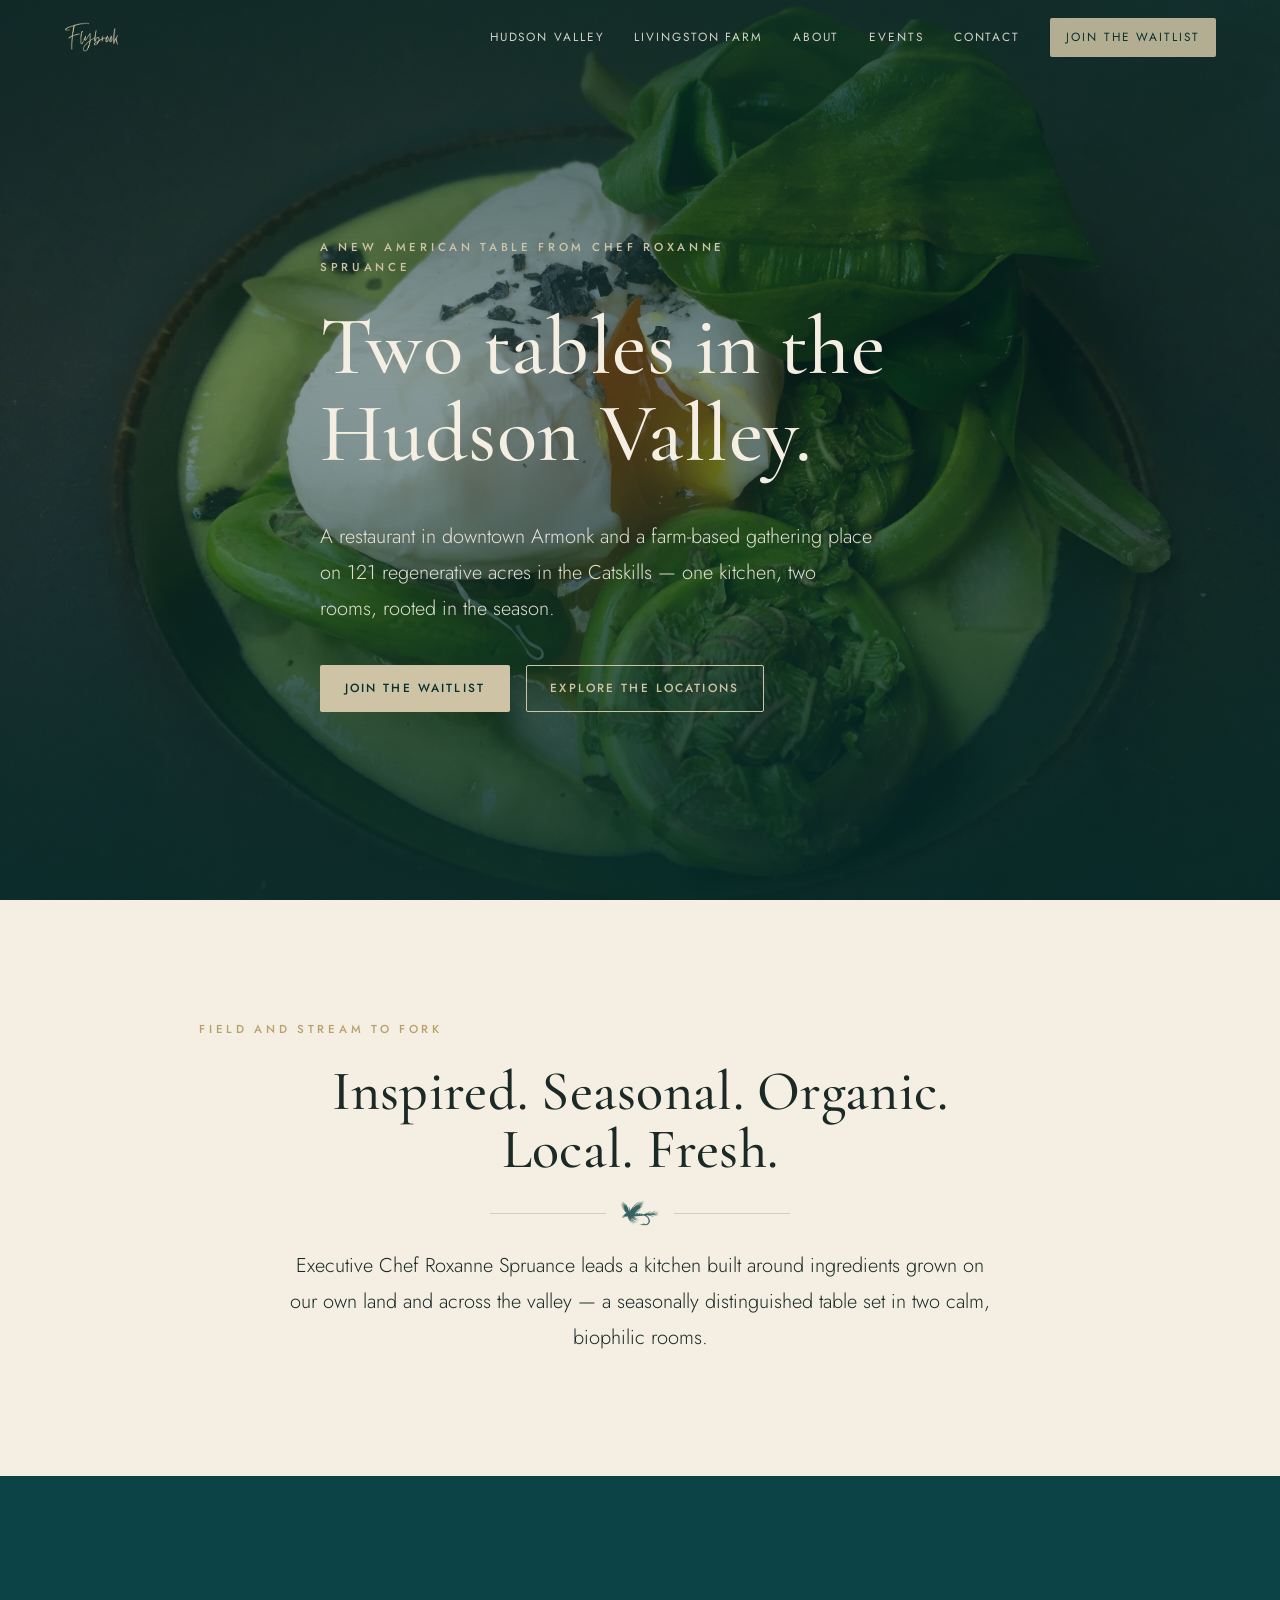
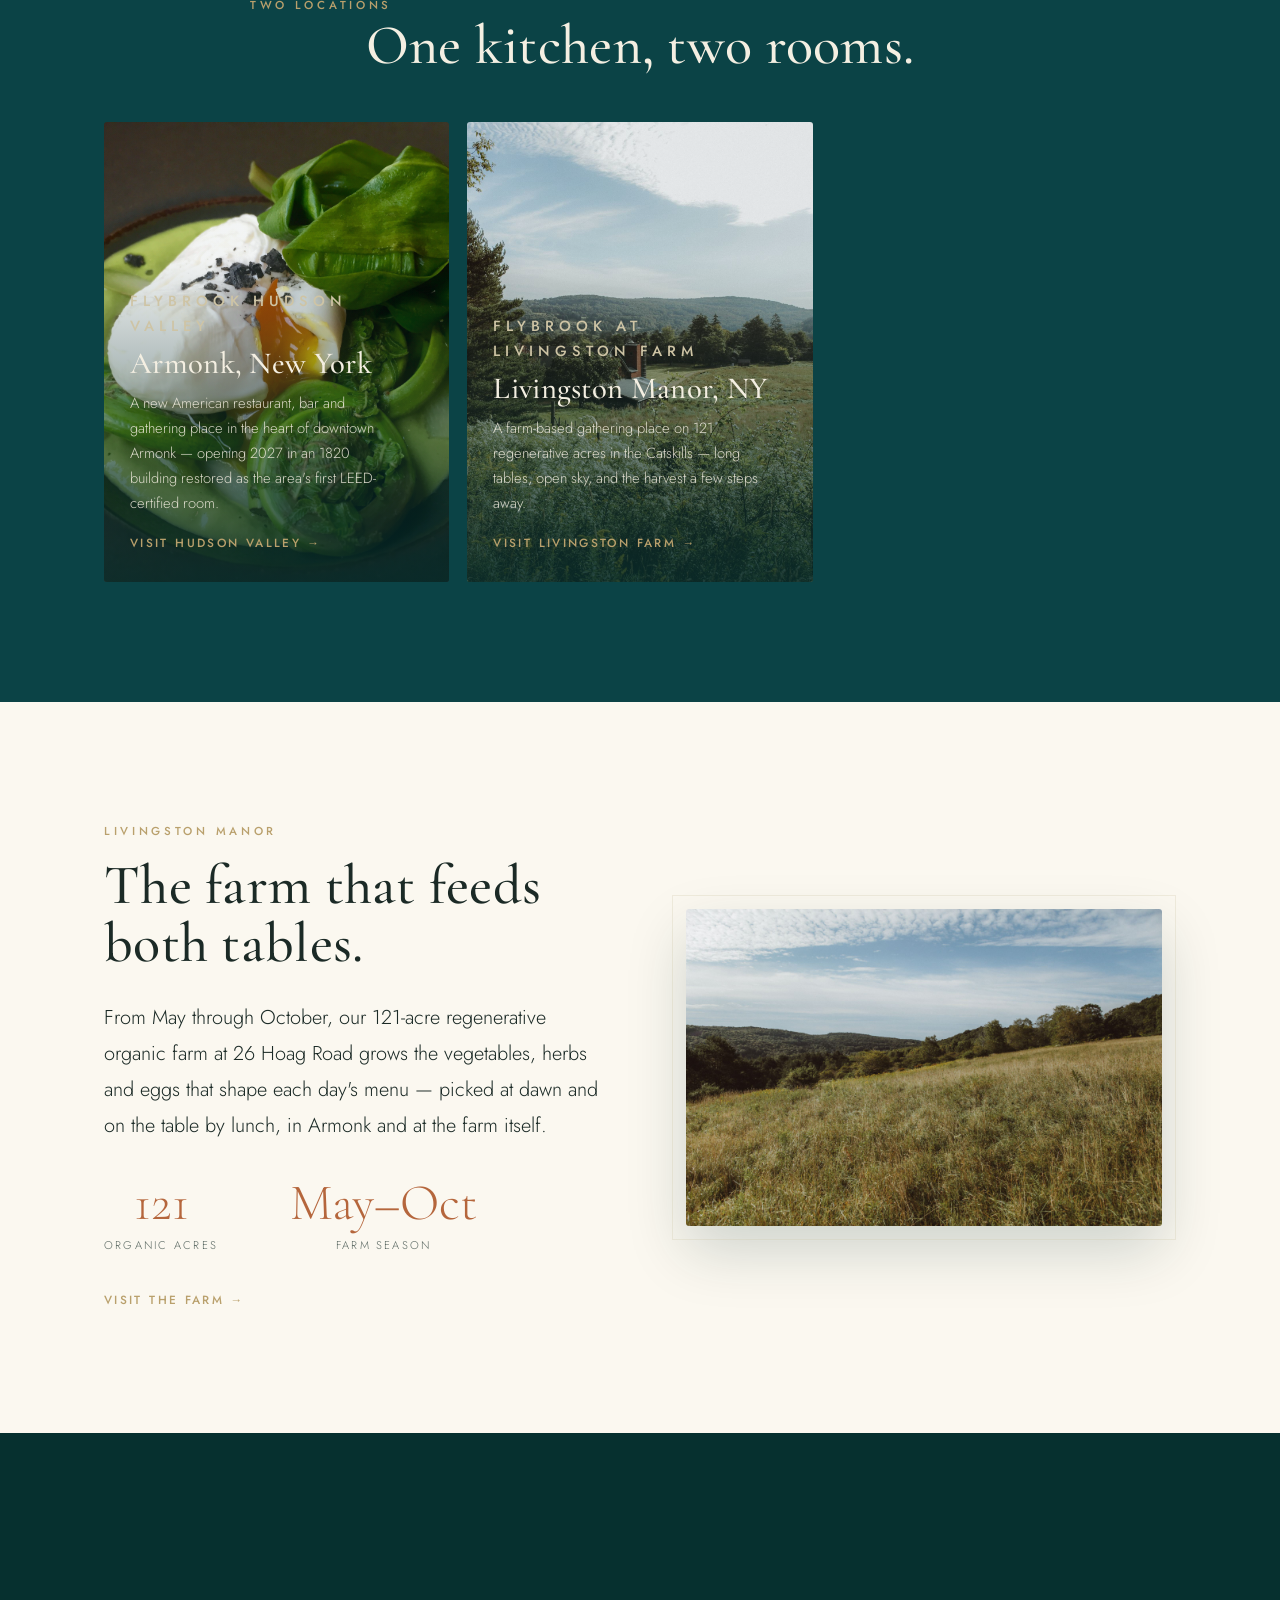
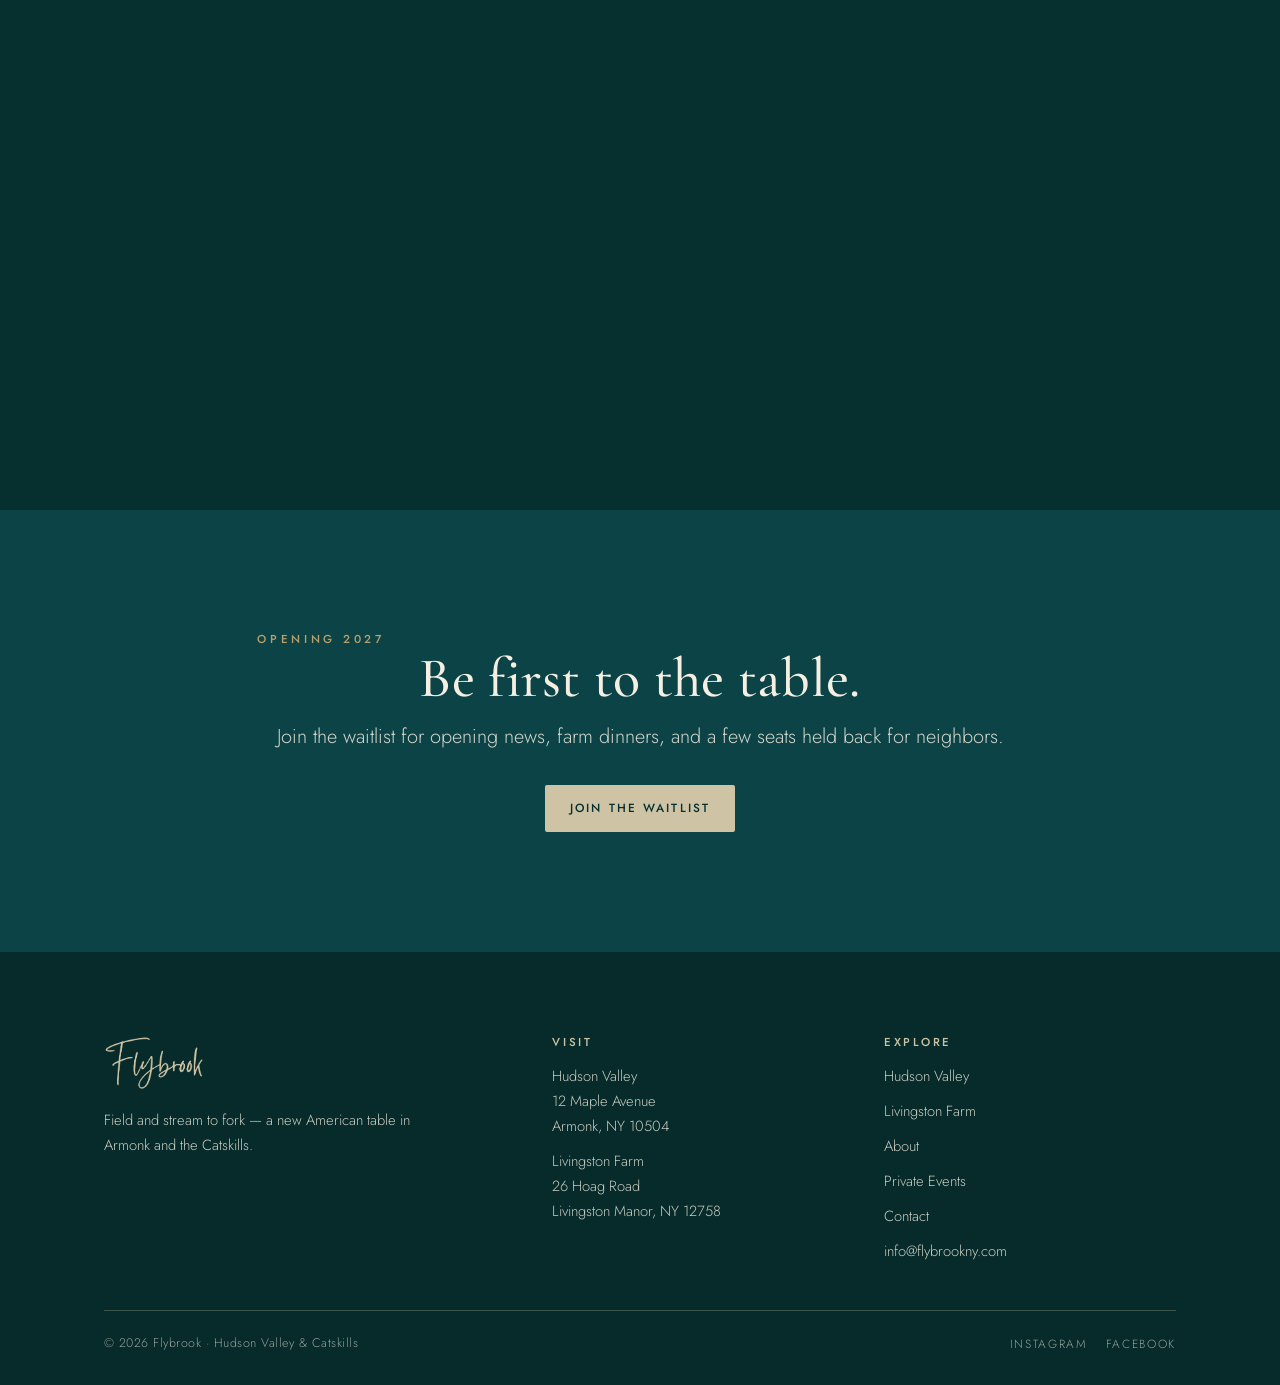
<file: index.html>
<!DOCTYPE html>
<html lang="en">
<head>
  <meta charset="utf-8">
  <meta name="viewport" content="width=device-width, initial-scale=1">
  <title>Flybrook — Two Tables in the Hudson Valley</title>
  <meta name="description" content="A new American restaurant group from Executive Chef Roxanne Spruance — a brick-and-mortar room in downtown Armonk, New York, and a farm-based gathering place on our 121-acre regenerative organic farm in the Catskills.">
  <link rel="icon" type="image/svg+xml" href="assets/img/favicon.svg">
  <link rel="stylesheet" href="assets/css/styles.css">
  <meta property="og:title" content="Flybrook — Hudson Valley & Catskills">
  <meta property="og:description" content="Field and stream to fork. Two tables from Chef Roxanne Spruance — Armonk and Livingston Manor.">
  <meta property="og:type" content="website">
</head>
<body>
  <div class="nav-scrim"></div>
  <header class="site-header">
    <a class="brand" href="index.html" aria-label="Flybrook home">
      <img src="assets/img/flybrook-signature-cream.png" alt="Flybrook">
    </a>
    <nav class="nav" aria-label="Primary">
      <a href="hudson-valley.html">Hudson Valley</a>
      <a href="livingston-farm.html">Livingston Farm</a>
      <a href="about.html">About</a>
      <a href="events.html">Events</a>
      <a href="contact.html">Contact</a>
      <a class="btn btn--solid" href="contact.html#waitlist">Join the Waitlist</a>
    </nav>
    <button class="nav-toggle" aria-label="Menu" aria-expanded="false">
      <span></span><span></span><span></span>
    </button>
  </header>

  <!-- Hero -->
  <section class="hero">
    <div class="hero__media hero__media--video">
      <img class="hero__poster" src="assets/img/hero-poster.jpg" alt="The Hudson Valley at dusk" fetchpriority="high">
      <div class="hero__video" aria-hidden="true">
        <iframe
          src="https://www.youtube-nocookie.com/embed/1_Fbu9hpAV4?autoplay=1&mute=1&loop=1&playlist=1_Fbu9hpAV4&controls=0&modestbranding=1&showinfo=0&rel=0&playsinline=1&iv_load_policy=3&disablekb=1"
          title="Flybrook"
          loading="lazy"
          allow="autoplay; encrypted-media; picture-in-picture"
          allowfullscreen
          tabindex="-1"
          frameborder="0"></iframe>
      </div>
    </div>
    <div class="hero__inner wrap">
      <p class="kicker">A new American table from Chef Roxanne Spruance</p>
      <h1 class="display">Two tables in the Hudson Valley.</h1>
      <p class="lead">A restaurant in downtown Armonk and a farm-based gathering place on 121 regenerative acres in the Catskills — one kitchen, two rooms, rooted in the season.</p>
      <div class="btn-row hero__btns">
        <a class="btn btn--solid" href="contact.html#waitlist">Join the Waitlist</a>
        <a class="btn btn--outline" href="#locations">Explore the Locations</a>
      </div>
    </div>
  </section>

  <!-- Statement -->
  <section class="section bg-paper center">
    <div class="wrap reveal">
      <p class="kicker">Field and stream to fork</p>
      <h2 class="display statement" style="margin-top:.4em">Inspired. Seasonal. Organic. Local. Fresh.</h2>
      <div class="divider"><img src="assets/img/fly-spruce.png" alt=""></div>
      <p class="lead measure mx-auto">Executive Chef Roxanne Spruance leads a kitchen built around ingredients grown on our own land and across the valley — a seasonally distinguished table set in two calm, biophilic rooms.</p>
    </div>
  </section>

  <!-- Two Locations -->
  <section class="section bg-spruce" id="locations">
    <div class="wrap">
      <div class="center reveal" style="margin-bottom:48px">
        <p class="kicker">Two Locations</p>
        <h2 class="display">One kitchen, two rooms.</h2>
      </div>
      <div class="tiles reveal">
        <article class="tile">
          <img src="assets/img/hero-valley.jpg" alt="Downtown Armonk at dusk">
          <div class="tile__body">
            <p class="overline">Flybrook Hudson Valley</p>
            <h3>Armonk, New York</h3>
            <p>A new American restaurant, bar and gathering place in the heart of downtown Armonk — opening 2027 in an 1820 building restored as the area's first LEED-certified room.</p>
            <p style="margin-top:14px"><a class="textlink" href="hudson-valley.html">Visit Hudson Valley →</a></p>
          </div>
        </article>
        <article class="tile">
          <img src="assets/img/lf-hero-landscape.jpg" alt="The farm at Livingston Manor, with mountains beyond">
          <div class="tile__body">
            <p class="overline">Flybrook at Livingston Farm</p>
            <h3>Livingston Manor, NY</h3>
            <p>A farm-based gathering place on 121 regenerative acres in the Catskills — long tables, open sky, and the harvest a few steps away.</p>
            <p style="margin-top:14px"><a class="textlink" href="livingston-farm.html">Visit Livingston Farm →</a></p>
          </div>
        </article>
      </div>
    </div>
  </section>

  <!-- Farm feature -->
  <section class="section bg-paper2">
    <div class="wrap split reveal">
      <div>
        <p class="kicker">Livingston Manor</p>
        <h2 class="display" style="margin:.25em 0 .5em">The farm that feeds both tables.</h2>
        <p class="lead">From May through October, our 121-acre regenerative organic farm at 26 Hoag Road grows the vegetables, herbs and eggs that shape each day's menu — picked at dawn and on the table by lunch, in Armonk and at the farm itself.</p>
        <div class="stat-row" style="justify-content:flex-start;margin-bottom:30px">
          <div class="stat"><div class="stat__num">121</div><div class="stat__label">Organic acres</div></div>
          <div class="stat"><div class="stat__num">May–Oct</div><div class="stat__label">Farm season</div></div>
        </div>
        <a class="textlink" href="livingston-farm.html">Visit the farm →</a>
      </div>
      <div class="frame"><img src="assets/img/lf-mountain.jpg" alt="Rolling fields with the Catskills beyond"></div>
    </div>
  </section>

  <!-- A day at Flybrook -->
  <section class="section bg-deep center">
    <div class="wrap reveal">
      <p class="kicker">A lookbook</p>
      <h2 class="display" style="margin:.3em 0 .2em">Field and stream to fork.</h2>
      <div class="divider"><img src="assets/img/fly-cream.png" alt=""></div>
      <div class="strip" style="margin-top:34px">
        <img src="assets/img/lf-dinner-long-table.jpg" alt="A long-table farm dinner at Livingston Farm">
        <img src="assets/img/lf-dish-grilled-greens.jpg" alt="A plated dish of grilled greens and chèvre">
        <img src="assets/img/lf-dinner-prawns.jpg" alt="A tray of grilled prawns served at the farm">
        <img src="assets/img/lf-forest.jpg" alt="Hemlock forest on the property">
      </div>
    </div>
  </section>

  <!-- CTA -->
  <section class="section bg-spruce cta-band">
    <div class="wrap reveal">
      <p class="kicker">Opening 2027</p>
      <h2 class="display">Be first to the table.</h2>
      <p class="lead">Join the waitlist for opening news, farm dinners, and a few seats held back for neighbors.</p>
      <div class="btn-row center"><a class="btn btn--solid" href="contact.html#waitlist">Join the Waitlist</a></div>
    </div>
  </section>

  <!-- Footer -->
  <footer class="site-footer">
    <div class="wrap">
      <div class="footer-grid">
        <div>
          <img class="sig" src="assets/img/flybrook-signature-cream.png" alt="Flybrook">
          <p style="max-width:34ch;font-size:.92rem">Field and stream to fork — a new American table in Armonk and the Catskills.</p>
        </div>
        <div>
          <h4>Visit</h4>
          <div class="footer-links">
            <span>Hudson Valley<br>12 Maple Avenue<br>Armonk, NY 10504</span>
            <span>Livingston Farm<br>26 Hoag Road<br>Livingston Manor, NY 12758</span>
          </div>
        </div>
        <div>
          <h4>Explore</h4>
          <div class="footer-links">
            <a href="hudson-valley.html">Hudson Valley</a>
            <a href="livingston-farm.html">Livingston Farm</a>
            <a href="about.html">About</a>
            <a href="events.html">Private Events</a>
            <a href="contact.html">Contact</a>
            <a href="mailto:info@flybrookny.com">info@flybrookny.com</a>
          </div>
        </div>
      </div>
      <div class="footer-meta">
        <span>© <span id="year">2027</span> Flybrook · Hudson Valley &amp; Catskills</span>
        <div class="socials">
          <a href="https://www.instagram.com/wren.ofthewoods/" target="_blank" rel="noopener">Instagram</a>
          <a href="#">Facebook</a>
        </div>
      </div>
    </div>
  </footer>

  <script src="assets/js/main.js"></script>
</body>
</html>
</file>
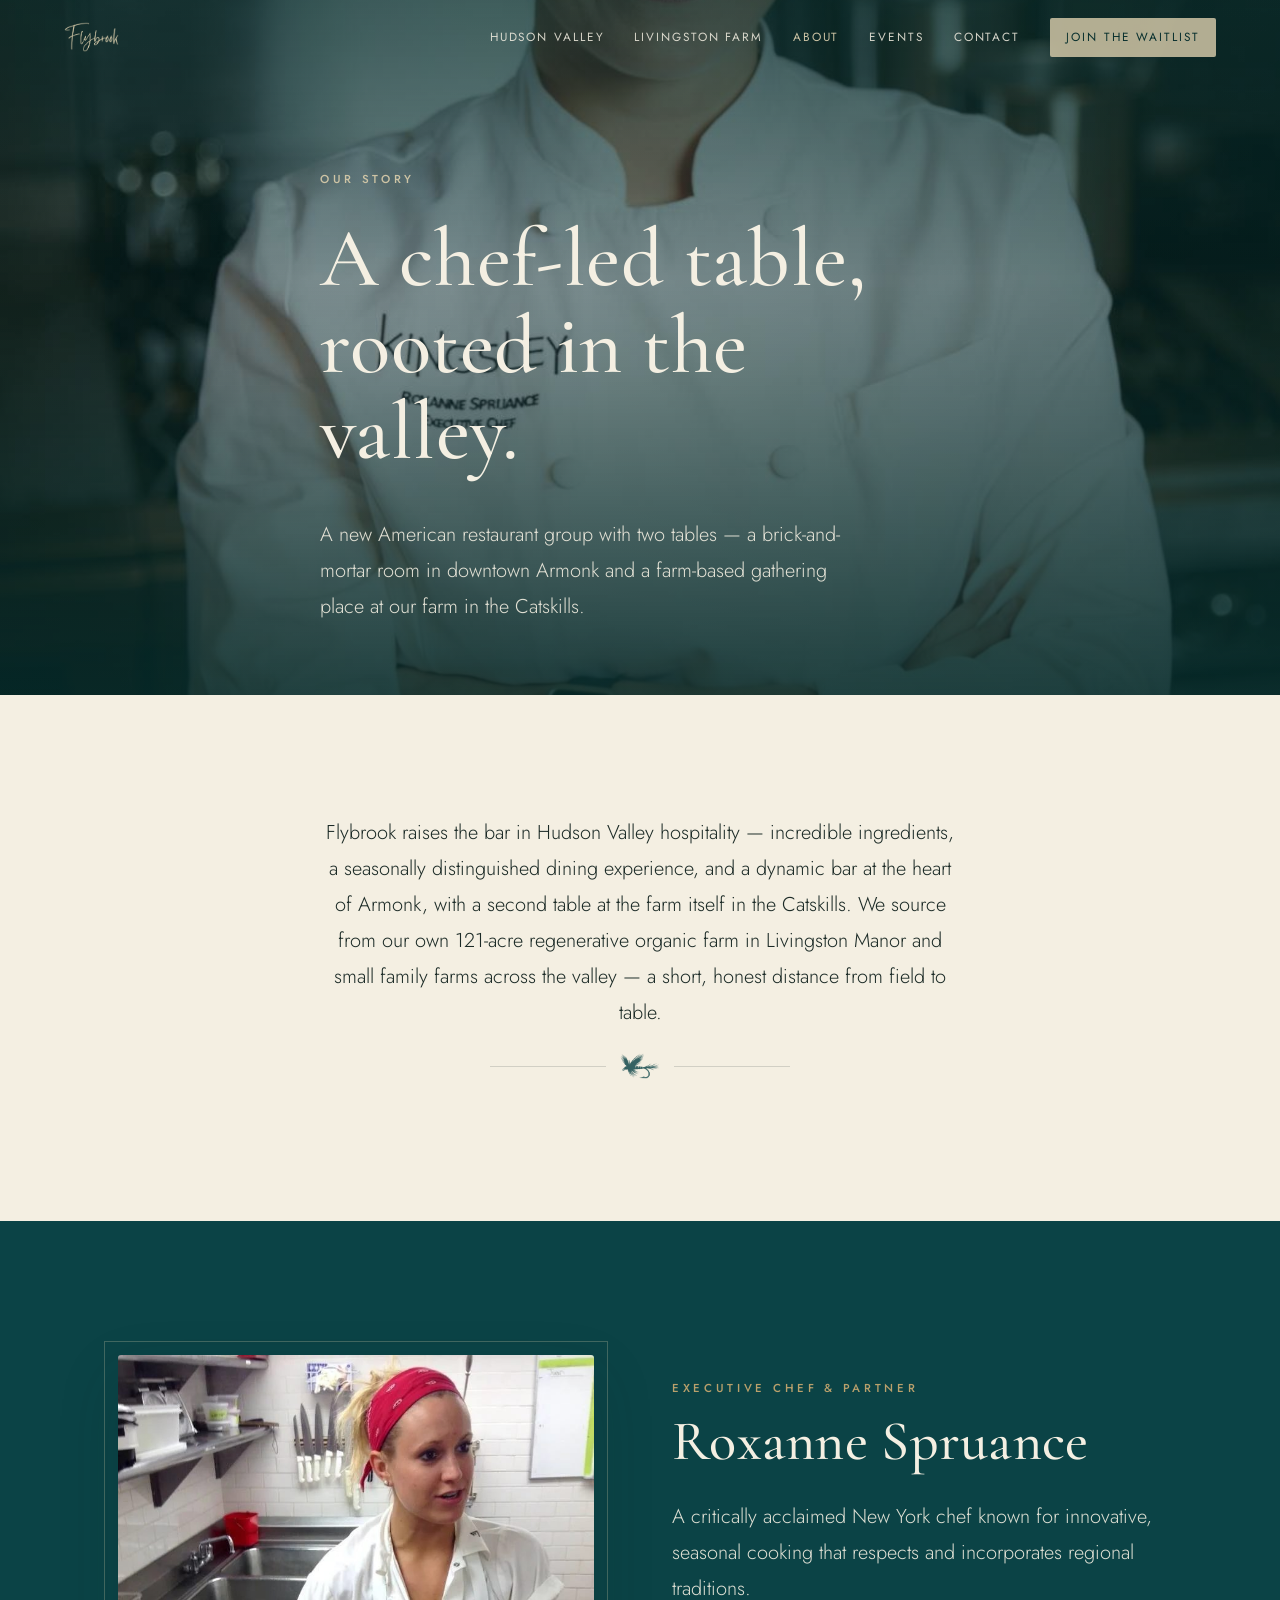
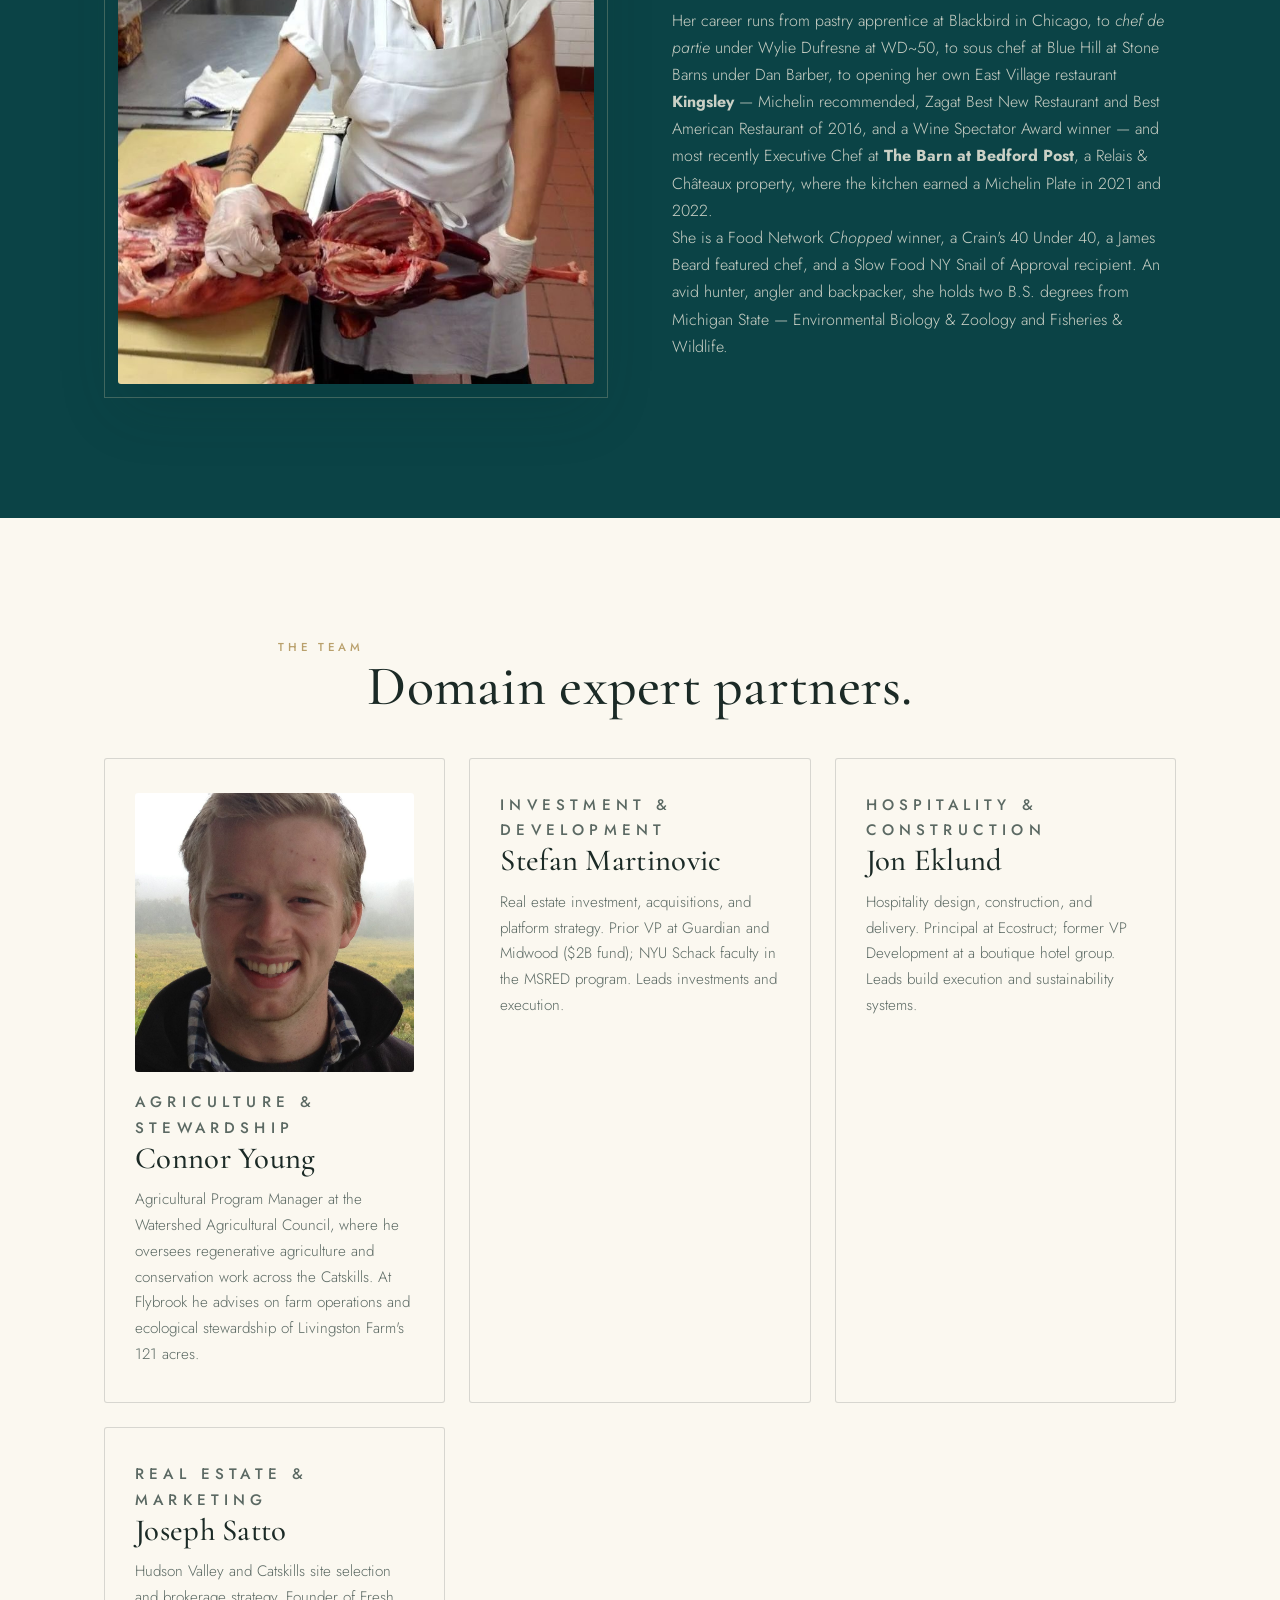
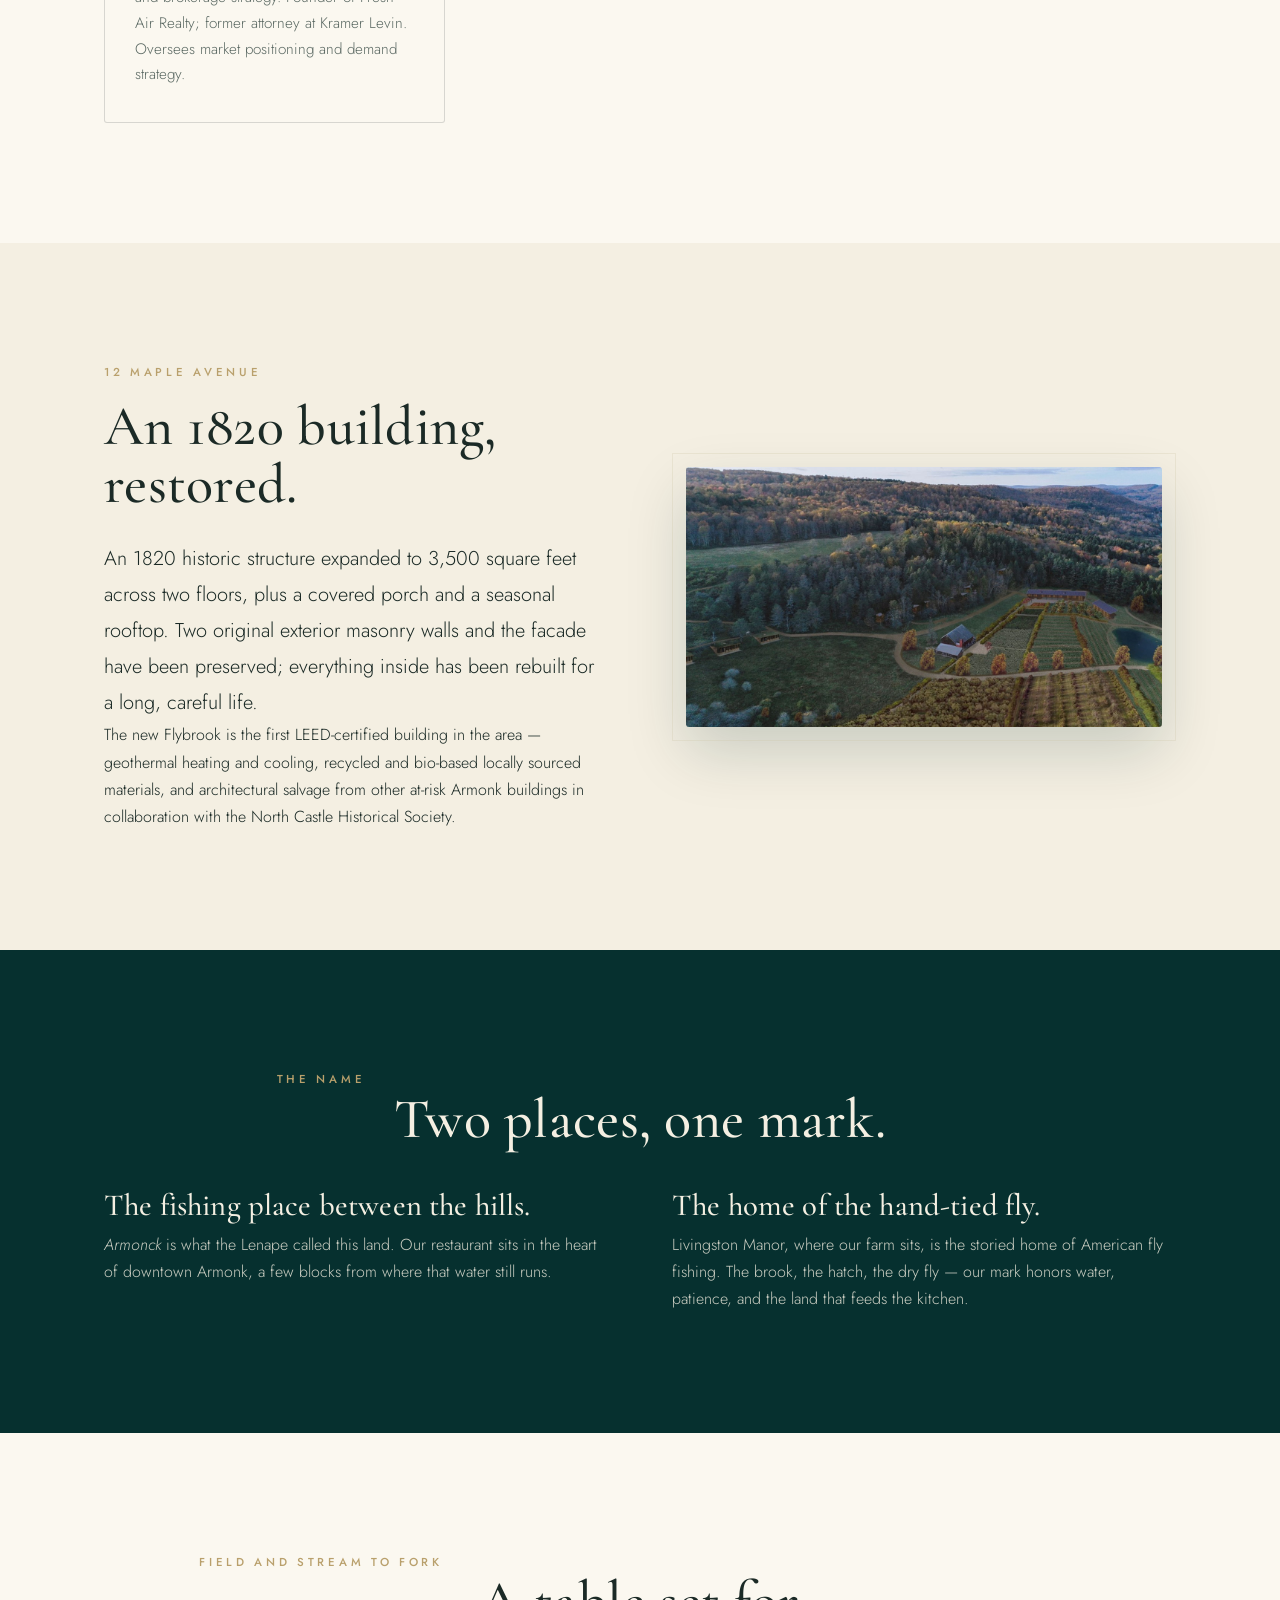
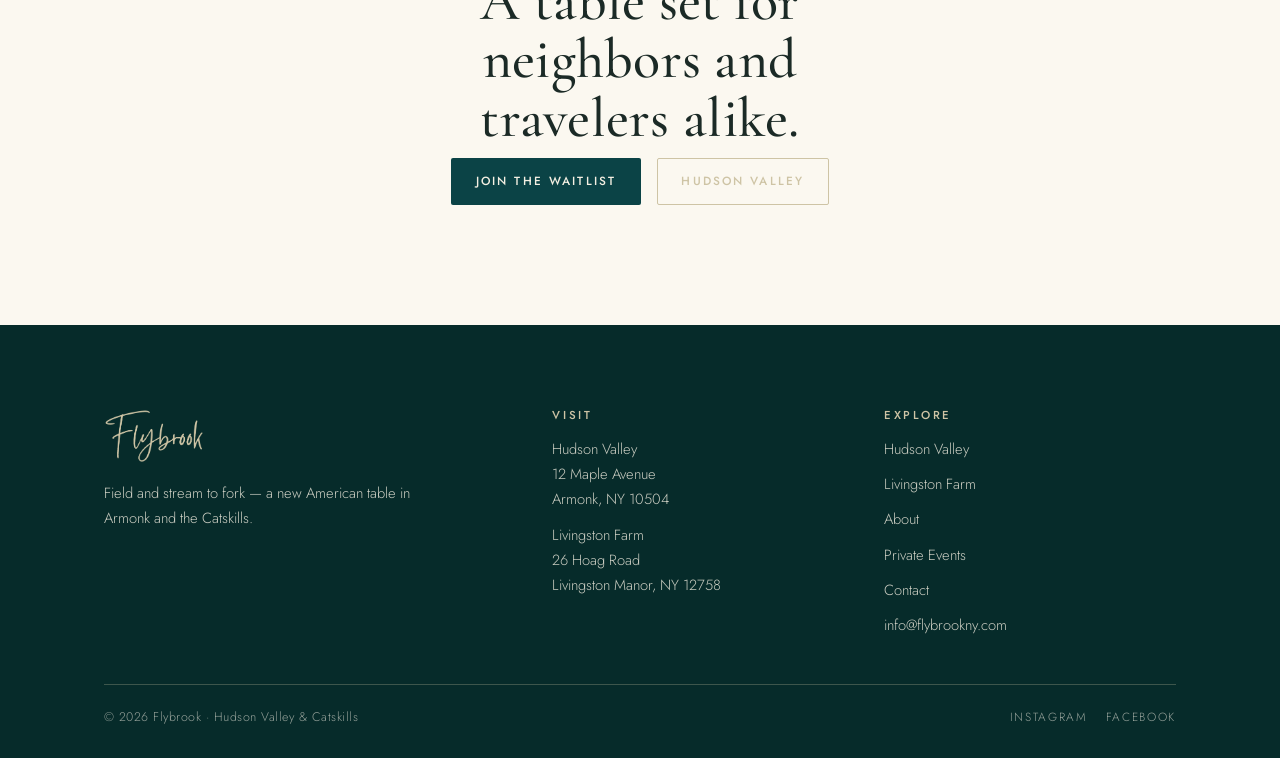
<file: about.html>
<!DOCTYPE html>
<html lang="en">
<head>
  <meta charset="utf-8">
  <meta name="viewport" content="width=device-width, initial-scale=1">
  <title>About — Flybrook · Hudson Valley &amp; Catskills</title>
  <meta name="description" content="A new American restaurant group from Executive Chef Roxanne Spruance — two tables in the Hudson Valley, anchored by an 1820 building in downtown Armonk and a 121-acre regenerative organic farm in the Catskills.">
  <link rel="icon" type="image/svg+xml" href="assets/img/favicon.svg">
  <link rel="stylesheet" href="assets/css/styles.css">
</head>
<body>
  <div class="nav-scrim"></div>
  <header class="site-header">
    <a class="brand" href="index.html" aria-label="Flybrook home"><img src="assets/img/flybrook-signature-cream.png" alt="Flybrook"></a>
    <nav class="nav" aria-label="Primary">
      <a href="hudson-valley.html">Hudson Valley</a>
      <a href="livingston-farm.html">Livingston Farm</a>
      <a href="about.html" class="active">About</a>
      <a href="events.html">Events</a>
      <a href="contact.html">Contact</a>
      <a class="btn btn--solid" href="contact.html#waitlist">Join the Waitlist</a>
    </nav>
    <button class="nav-toggle" aria-label="Menu" aria-expanded="false"><span></span><span></span><span></span></button>
  </header>

  <!-- Hero -->
  <section class="hero hero--page">
    <div class="hero__media"><img src="assets/img/chef-spruance.jpg" alt="Executive Chef Roxanne Spruance at work in the kitchen"></div>
    <div class="hero__inner wrap">
      <p class="kicker">Our Story</p>
      <h1 class="display">A chef-led table, rooted in the valley.</h1>
      <p class="lead">A new American restaurant group with two tables — a brick-and-mortar room in downtown Armonk and a farm-based gathering place at our farm in the Catskills.</p>
    </div>
  </section>

  <!-- The story -->
  <section class="section bg-paper">
    <div class="wrap reveal" style="max-width:760px;text-align:center">
      <p class="lead">Flybrook raises the bar in Hudson Valley hospitality — incredible ingredients, a seasonally distinguished dining experience, and a dynamic bar at the heart of Armonk, with a second table at the farm itself in the Catskills. We source from our own 121-acre regenerative organic farm in Livingston Manor and small family farms across the valley — a short, honest distance from field to table.</p>
      <div class="divider"><img src="assets/img/fly-spruce.png" alt=""></div>
    </div>
  </section>

  <!-- Chef Spruance -->
  <section class="section bg-spruce">
    <div class="wrap split reveal">
      <div class="frame"><img src="assets/img/chef-spruance-action.jpg" alt="Chef Roxanne Spruance preparing meat in a professional kitchen"></div>
      <div>
        <p class="kicker">Executive Chef &amp; Partner</p>
        <h2 class="display" style="margin:.25em 0 .5em">Roxanne Spruance</h2>
        <p class="lead" style="color:rgba(244,239,226,.9)">A critically acclaimed New York chef known for innovative, seasonal cooking that respects and incorporates regional traditions.</p>
        <p style="color:rgba(244,239,226,.82)">Her career runs from pastry apprentice at Blackbird in Chicago, to <em>chef de partie</em> under Wylie Dufresne at WD~50, to sous chef at Blue Hill at Stone Barns under Dan Barber, to opening her own East Village restaurant <strong>Kingsley</strong> — Michelin recommended, Zagat Best New Restaurant and Best American Restaurant of 2016, and a Wine Spectator Award winner — and most recently Executive Chef at <strong>The Barn at Bedford Post</strong>, a Relais &amp; Châteaux property, where the kitchen earned a Michelin Plate in 2021 and 2022.</p>
        <p style="color:rgba(244,239,226,.82)">She is a Food Network <em>Chopped</em> winner, a Crain's 40 Under 40, a James Beard featured chef, and a Slow Food NY Snail of Approval recipient. An avid hunter, angler and backpacker, she holds two B.S. degrees from Michigan State — Environmental Biology &amp; Zoology and Fisheries &amp; Wildlife.</p>
      </div>
    </div>
  </section>

  <!-- The team -->
  <section class="section bg-paper2">
    <div class="wrap reveal">
      <div class="center" style="margin-bottom:42px">
        <p class="kicker">The Team</p>
        <h2 class="display">Domain expert partners.</h2>
      </div>
      <div class="cards reveal">
        <article class="card">
          <img src="assets/img/connor-young.jpg" alt="Connor Young" style="width:100%;height:auto;aspect-ratio:1/1;object-fit:cover;border-radius:3px;margin-bottom:18px">
          <p class="overline">Agriculture &amp; Stewardship</p>
          <h3>Connor Young</h3>
          <p>Agricultural Program Manager at the Watershed Agricultural Council, where he oversees regenerative agriculture and conservation work across the Catskills. At Flybrook he advises on farm operations and ecological stewardship of Livingston Farm's 121 acres.</p>
        </article>
        <article class="card">
          <p class="overline">Investment &amp; Development</p>
          <h3>Stefan Martinovic</h3>
          <p>Real estate investment, acquisitions, and platform strategy. Prior VP at Guardian and Midwood ($2B fund); NYU Schack faculty in the MSRED program. Leads investments and execution.</p>
        </article>
        <article class="card">
          <p class="overline">Hospitality &amp; Construction</p>
          <h3>Jon Eklund</h3>
          <p>Hospitality design, construction, and delivery. Principal at Ecostruct; former VP Development at a boutique hotel group. Leads build execution and sustainability systems.</p>
        </article>
        <article class="card">
          <p class="overline">Real Estate &amp; Marketing</p>
          <h3>Joseph Satto</h3>
          <p>Hudson Valley and Catskills site selection and brokerage strategy. Founder of Fresh Air Realty; former attorney at Kramer Levin. Oversees market positioning and demand strategy.</p>
        </article>
      </div>
    </div>
  </section>

  <!-- The building -->
  <section class="section bg-paper">
    <div class="wrap split reveal">
      <div>
        <p class="kicker">12 Maple Avenue</p>
        <h2 class="display" style="margin:.25em 0 .5em">An 1820 building, restored.</h2>
        <p class="lead">An 1820 historic structure expanded to 3,500 square feet across two floors, plus a covered porch and a seasonal rooftop. Two original exterior masonry walls and the facade have been preserved; everything inside has been rebuilt for a long, careful life.</p>
        <p>The new Flybrook is the first LEED-certified building in the area — geothermal heating and cooling, recycled and bio-based locally sourced materials, and architectural salvage from other at-risk Armonk buildings in collaboration with the North Castle Historical Society.</p>
      </div>
      <div class="frame"><img src="assets/img/bar-drinks.jpg" alt="Inside the restored building"></div>
    </div>
  </section>

  <!-- The name -->
  <section class="section bg-deep">
    <div class="wrap reveal">
      <div class="center" style="margin-bottom:42px">
        <p class="kicker">The Name</p>
        <h2 class="display" style="color:var(--paper)">Two places, one mark.</h2>
      </div>
      <div class="split reveal" style="align-items:flex-start">
        <div>
          <h3 class="display" style="margin-bottom:.3em;color:var(--paper)">The fishing place between the hills.</h3>
          <p style="color:rgba(244,239,226,.82)"><em>Armonck</em> is what the Lenape called this land. Our restaurant sits in the heart of downtown Armonk, a few blocks from where that water still runs.</p>
        </div>
        <div>
          <h3 class="display" style="margin-bottom:.3em;color:var(--paper)">The home of the hand-tied fly.</h3>
          <p style="color:rgba(244,239,226,.82)">Livingston Manor, where our farm sits, is the storied home of American fly fishing. The brook, the hatch, the dry fly — our mark honors water, patience, and the land that feeds the kitchen.</p>
        </div>
      </div>
    </div>
  </section>

  <!-- CTA -->
  <section class="section bg-paper2 cta-band">
    <div class="wrap reveal">
      <p class="kicker">Field and stream to fork</p>
      <h2 class="display">A table set for neighbors and travelers alike.</h2>
      <div class="btn-row center">
        <a class="btn btn--ink" href="contact.html#waitlist">Join the Waitlist</a>
        <a class="btn btn--outline" href="hudson-valley.html">Hudson Valley</a>
      </div>
    </div>
  </section>

  <footer class="site-footer">
    <div class="wrap">
      <div class="footer-grid">
        <div><img class="sig" src="assets/img/flybrook-signature-cream.png" alt="Flybrook"><p style="max-width:34ch;font-size:.92rem">Field and stream to fork — a new American table in Armonk and the Catskills.</p></div>
        <div><h4>Visit</h4><div class="footer-links"><span>Hudson Valley<br>12 Maple Avenue<br>Armonk, NY 10504</span><span>Livingston Farm<br>26 Hoag Road<br>Livingston Manor, NY 12758</span></div></div>
        <div><h4>Explore</h4><div class="footer-links"><a href="hudson-valley.html">Hudson Valley</a><a href="livingston-farm.html">Livingston Farm</a><a href="about.html">About</a><a href="events.html">Private Events</a><a href="contact.html">Contact</a><a href="mailto:info@flybrookny.com">info@flybrookny.com</a></div></div>
      </div>
      <div class="footer-meta"><span>© <span id="year">2027</span> Flybrook · Hudson Valley &amp; Catskills</span><div class="socials"><a href="https://www.instagram.com/wren.ofthewoods/" target="_blank" rel="noopener">Instagram</a><a href="#">Facebook</a></div></div>
    </div>
  </footer>
  <script src="assets/js/main.js"></script>
</body>
</html>
</file>
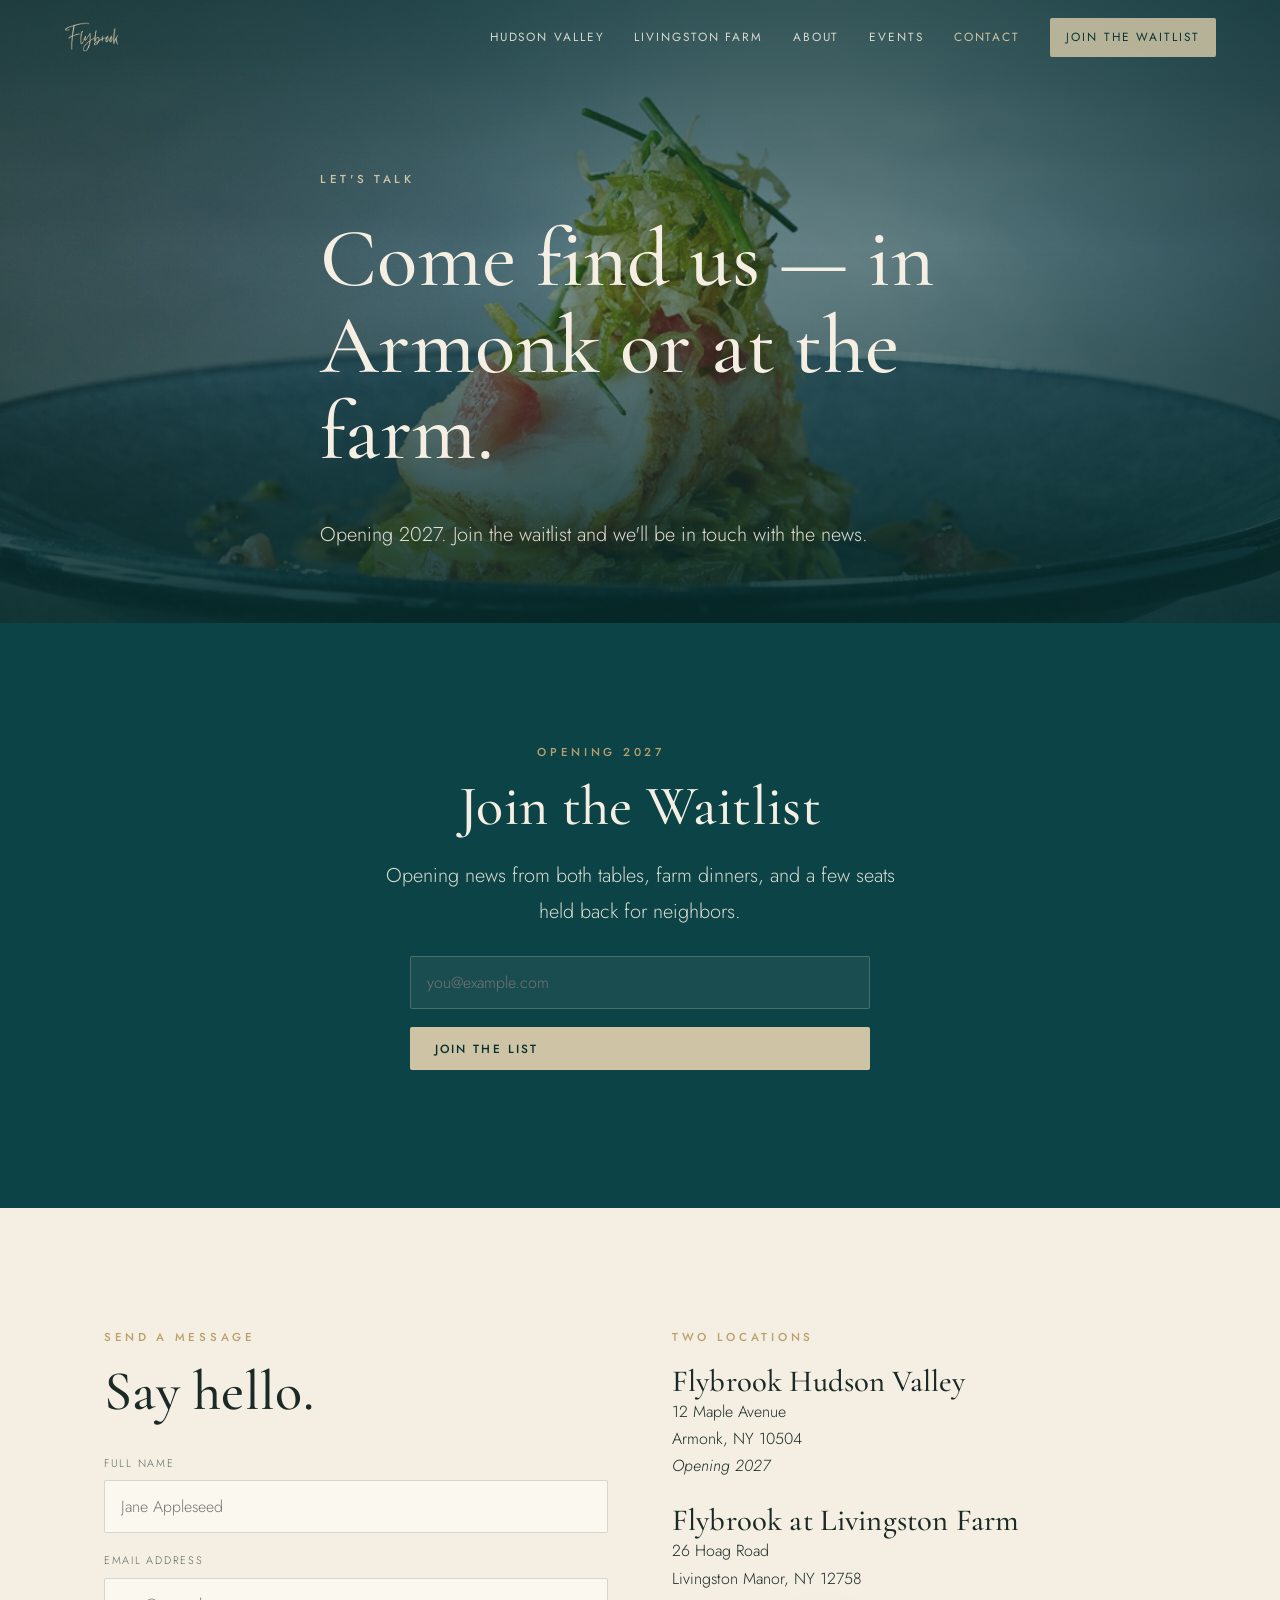
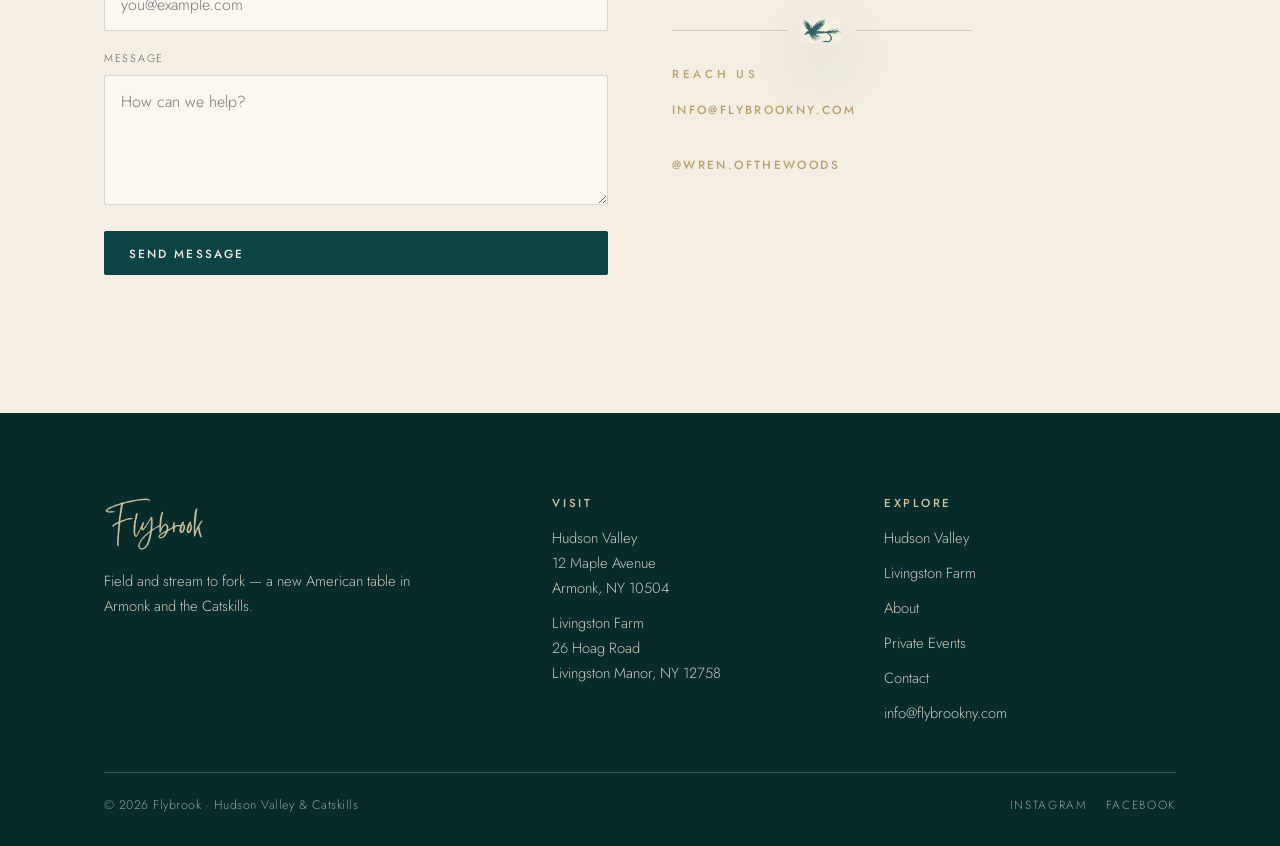
<file: contact.html>
<!DOCTYPE html>
<html lang="en">
<head>
  <meta charset="utf-8">
  <meta name="viewport" content="width=device-width, initial-scale=1">
  <title>Contact &amp; Waitlist — Flybrook</title>
  <meta name="description" content="Come find us in Armonk or at Livingston Farm. Join the Flybrook waitlist for opening news, farm dinners and seasonal updates. info@flybrookny.com">
  <link rel="icon" type="image/svg+xml" href="assets/img/favicon.svg">
  <link rel="stylesheet" href="assets/css/styles.css">
</head>
<body>
  <div class="nav-scrim"></div>
  <header class="site-header">
    <a class="brand" href="index.html" aria-label="Flybrook home"><img src="assets/img/flybrook-signature-cream.png" alt="Flybrook"></a>
    <nav class="nav" aria-label="Primary">
      <a href="hudson-valley.html">Hudson Valley</a>
      <a href="livingston-farm.html">Livingston Farm</a>
      <a href="about.html">About</a>
      <a href="events.html">Events</a>
      <a href="contact.html" class="active">Contact</a>
      <a class="btn btn--solid" href="#waitlist">Join the Waitlist</a>
    </nav>
    <button class="nav-toggle" aria-label="Menu" aria-expanded="false"><span></span><span></span><span></span></button>
  </header>

  <section class="hero hero--page">
    <div class="hero__media"><img src="assets/img/cocktail.jpg" alt="A seasonal cocktail at the Flybrook bar"></div>
    <div class="hero__inner wrap">
      <p class="kicker">Let's Talk</p>
      <h1 class="display">Come find us — in Armonk or at the farm.</h1>
      <p class="lead">Opening 2027. Join the waitlist and we'll be in touch with the news.</p>
    </div>
  </section>

  <!-- Waitlist -->
  <section class="section bg-spruce" id="waitlist">
    <div class="wrap reveal" style="max-width:640px;text-align:center">
      <p class="kicker">Opening 2027</p>
      <h2 class="display" style="margin:.25em 0 .4em">Join the Waitlist</h2>
      <p class="lead" style="color:rgba(244,239,226,.88)">Opening news from both tables, farm dinners, and a few seats held back for neighbors.</p>
      <form class="form mx-auto" data-demo style="margin-top:26px;max-width:460px">
        <div class="field"><label for="wl-email" class="sr-only">Email address</label><input id="wl-email" name="email" type="email" placeholder="you@example.com" required></div>
        <button class="btn btn--solid" type="submit">Join the list</button>
        <p class="form__status form__note" role="status" style="color:rgba(244,239,226,.75)"></p>
      </form>
    </div>
  </section>

  <!-- Contact + locations -->
  <section class="section bg-paper">
    <div class="wrap split reveal" style="align-items:flex-start">
      <div>
        <p class="kicker">Send a message</p>
        <h2 class="display" style="margin:.25em 0 .6em">Say hello.</h2>
        <form class="form" data-demo>
          <div class="field"><label for="c-name">Full name</label><input id="c-name" name="name" placeholder="Jane Appleseed" required></div>
          <div class="field"><label for="c-email">Email address</label><input id="c-email" name="email" type="email" placeholder="you@example.com" required></div>
          <div class="field"><label for="c-msg">Message</label><textarea id="c-msg" name="message" placeholder="How can we help?"></textarea></div>
          <button class="btn btn--ink" type="submit">Send Message</button>
          <p class="form__status form__note" role="status"></p>
        </form>
      </div>
      <div>
        <p class="kicker">Two Locations</p>
        <div style="margin:18px 0 26px">
          <h3 class="display">Flybrook Hudson Valley</h3>
          <p>12 Maple Avenue<br>Armonk, NY 10504<br><em>Opening 2027</em></p>
        </div>
        <div style="margin-bottom:26px">
          <h3 class="display">Flybrook at Livingston Farm</h3>
          <p>26 Hoag Road<br>Livingston Manor, NY 12758</p>
        </div>
        <div class="divider" style="margin-left:0"><img src="assets/img/fly-spruce.png" alt=""></div>
        <p class="kicker">Reach us</p>
        <p style="margin-top:10px">
          <a class="textlink" href="mailto:info@flybrookny.com">info@flybrookny.com</a><br><br>
          <a class="textlink" href="https://www.instagram.com/wren.ofthewoods/" target="_blank" rel="noopener">@wren.ofthewoods</a>
        </p>
      </div>
    </div>
  </section>

  <footer class="site-footer">
    <div class="wrap">
      <div class="footer-grid">
        <div><img class="sig" src="assets/img/flybrook-signature-cream.png" alt="Flybrook"><p style="max-width:34ch;font-size:.92rem">Field and stream to fork — a new American table in Armonk and the Catskills.</p></div>
        <div><h4>Visit</h4><div class="footer-links"><span>Hudson Valley<br>12 Maple Avenue<br>Armonk, NY 10504</span><span>Livingston Farm<br>26 Hoag Road<br>Livingston Manor, NY 12758</span></div></div>
        <div><h4>Explore</h4><div class="footer-links"><a href="hudson-valley.html">Hudson Valley</a><a href="livingston-farm.html">Livingston Farm</a><a href="about.html">About</a><a href="events.html">Private Events</a><a href="contact.html">Contact</a><a href="mailto:info@flybrookny.com">info@flybrookny.com</a></div></div>
      </div>
      <div class="footer-meta"><span>© <span id="year">2027</span> Flybrook · Hudson Valley &amp; Catskills</span><div class="socials"><a href="https://www.instagram.com/wren.ofthewoods/" target="_blank" rel="noopener">Instagram</a><a href="#">Facebook</a></div></div>
    </div>
  </footer>
  <script src="assets/js/main.js"></script>
</body>
</html>
</file>
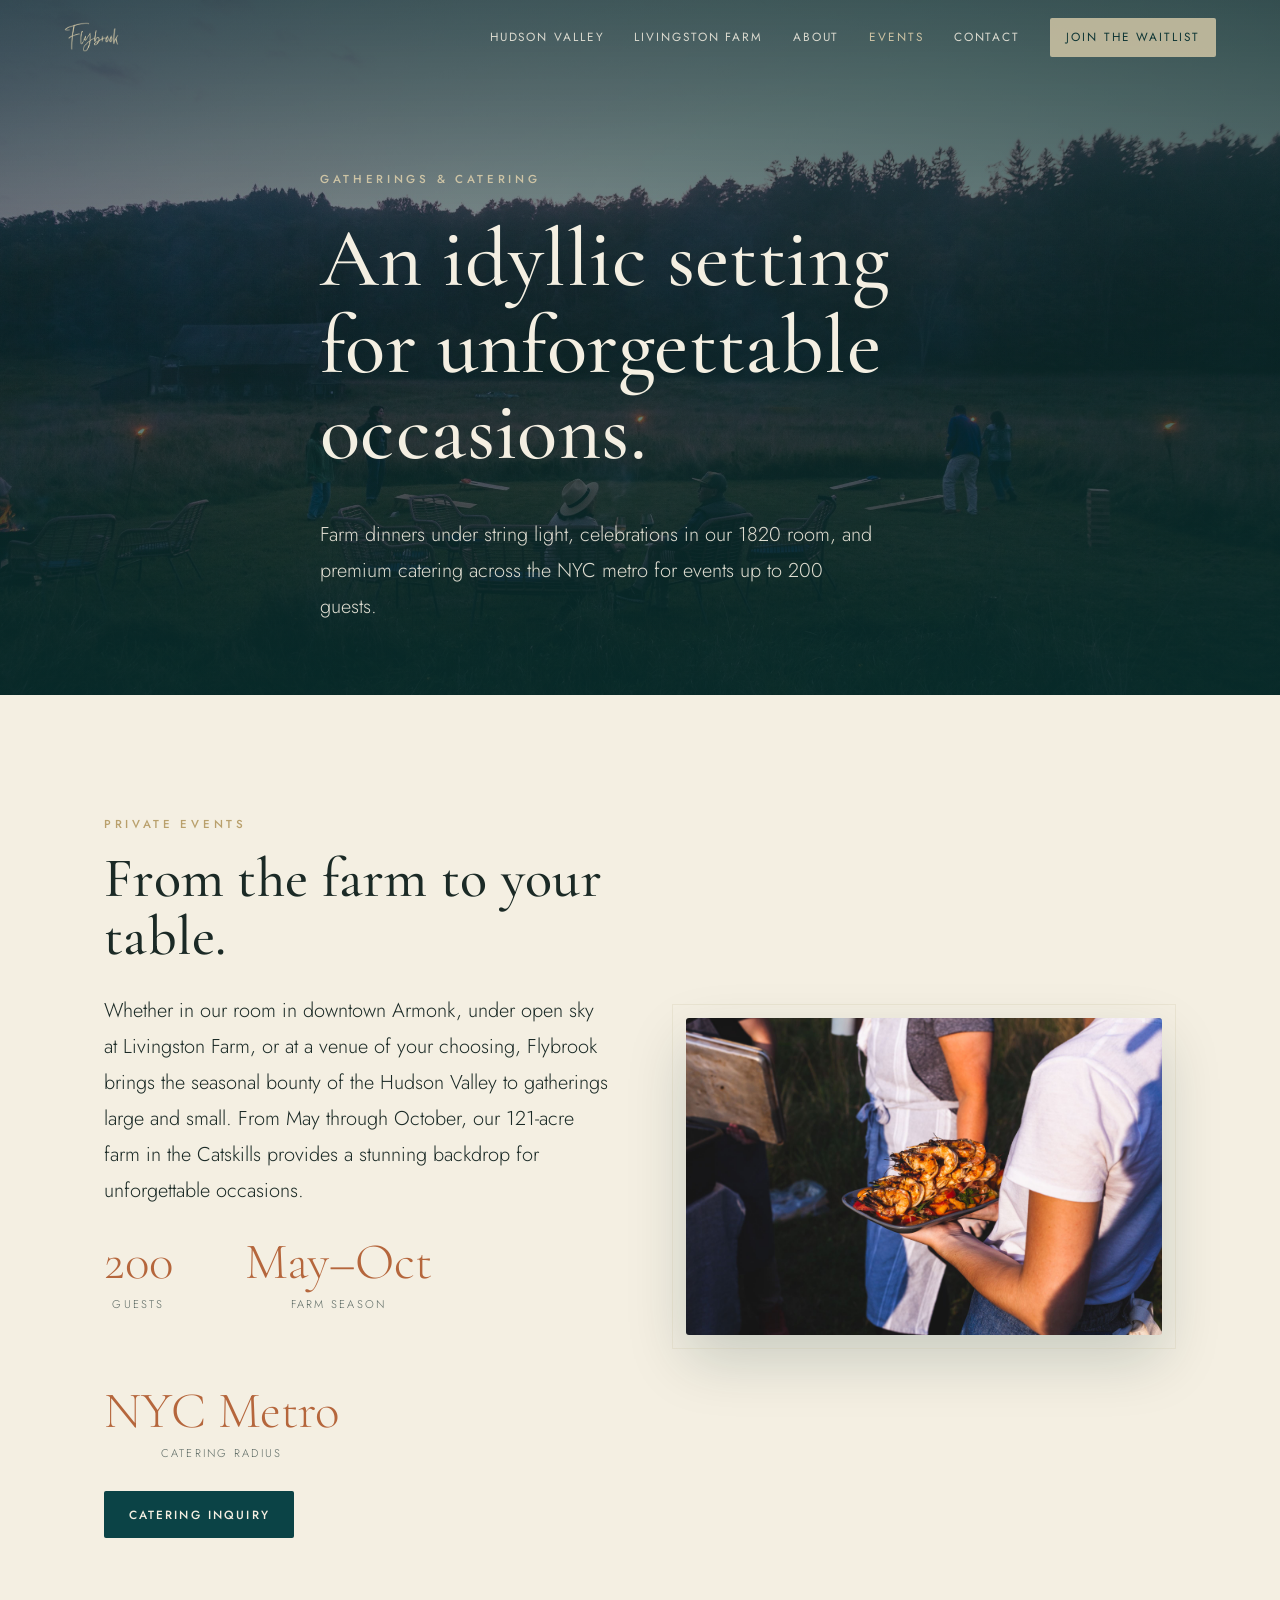
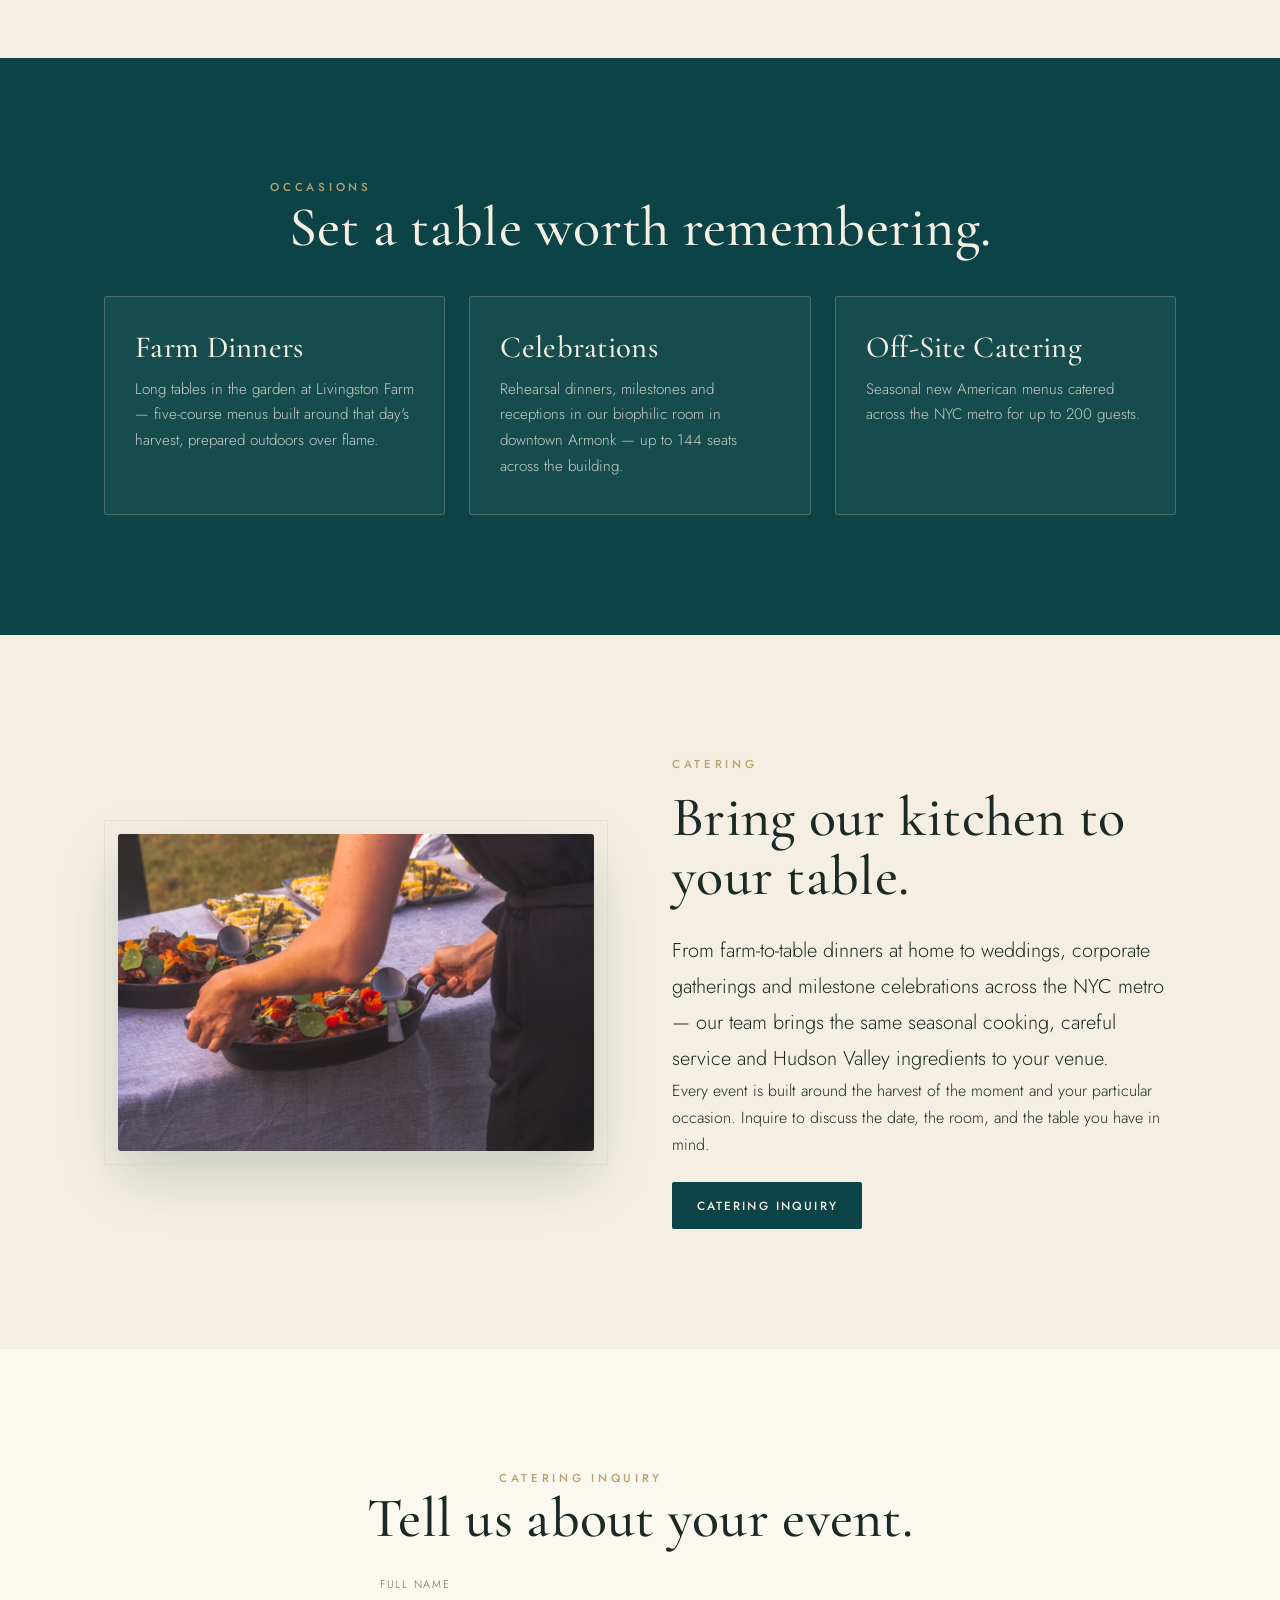
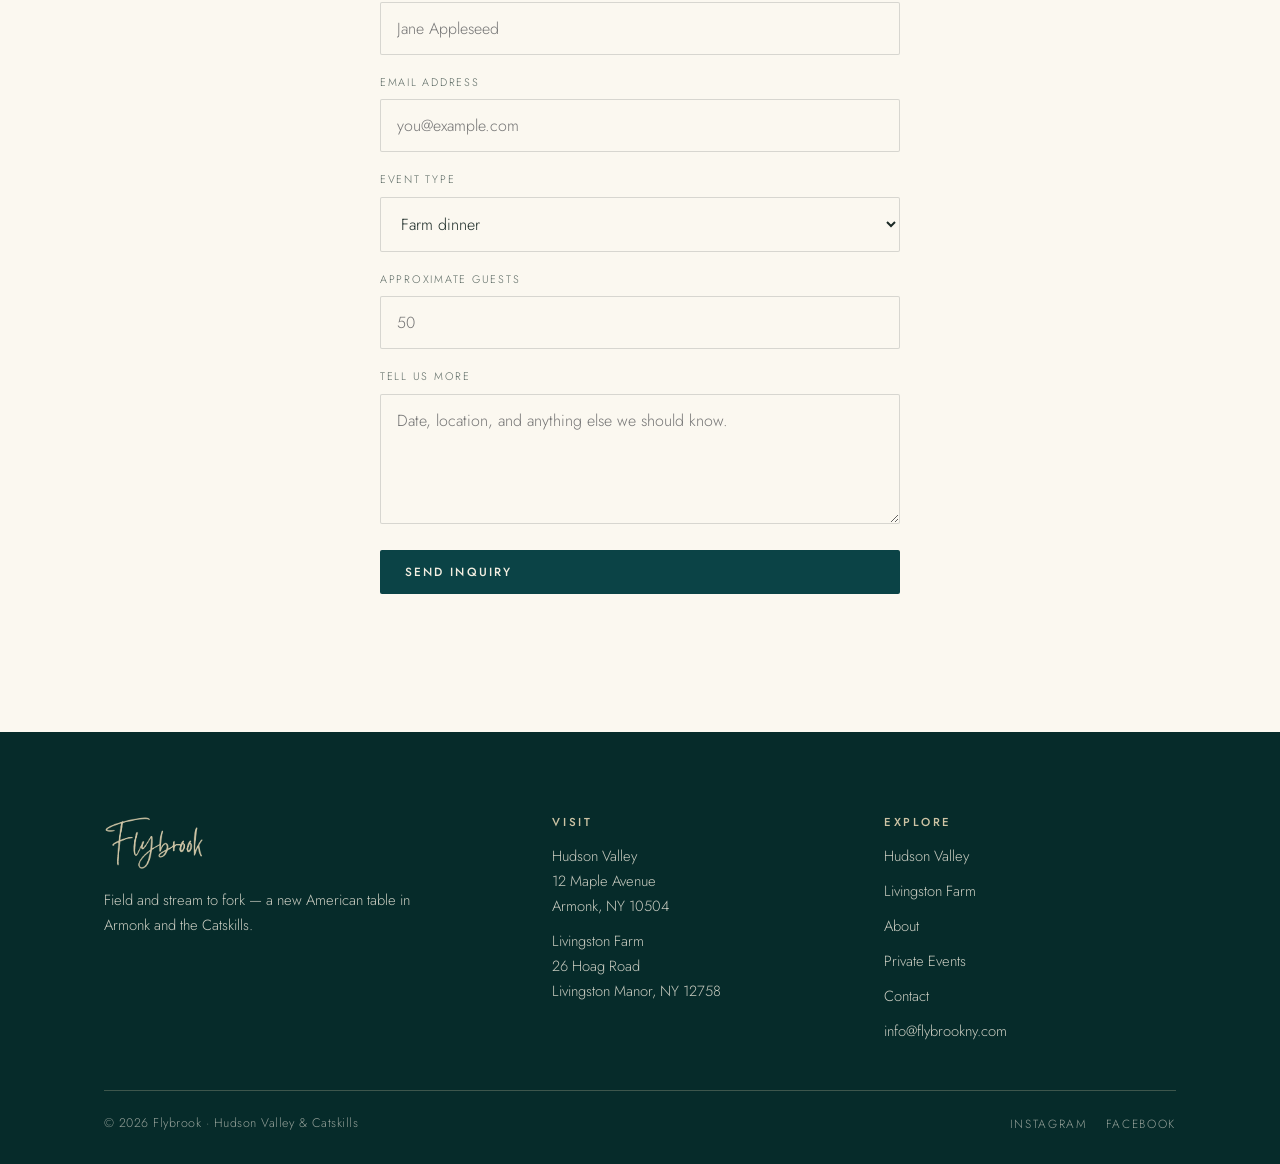
<file: events.html>
<!DOCTYPE html>
<html lang="en">
<head>
  <meta charset="utf-8">
  <meta name="viewport" content="width=device-width, initial-scale=1">
  <title>Private Events &amp; Catering — Flybrook</title>
  <meta name="description" content="Farm dinners at Livingston Farm, celebrations in our 1820 room in Armonk, and premium off-site catering across the NYC metro for events up to 200 guests.">
  <link rel="icon" type="image/svg+xml" href="assets/img/favicon.svg">
  <link rel="stylesheet" href="assets/css/styles.css">
</head>
<body>
  <div class="nav-scrim"></div>
  <header class="site-header">
    <a class="brand" href="index.html" aria-label="Flybrook home"><img src="assets/img/flybrook-signature-cream.png" alt="Flybrook"></a>
    <nav class="nav" aria-label="Primary">
      <a href="hudson-valley.html">Hudson Valley</a>
      <a href="livingston-farm.html">Livingston Farm</a>
      <a href="about.html">About</a>
      <a href="events.html" class="active">Events</a>
      <a href="contact.html">Contact</a>
      <a class="btn btn--solid" href="contact.html#waitlist">Join the Waitlist</a>
    </nav>
    <button class="nav-toggle" aria-label="Menu" aria-expanded="false"><span></span><span></span><span></span></button>
  </header>

  <section class="hero hero--page">
    <div class="hero__media"><img src="assets/img/events-hero.jpg" alt="A gathering at Livingston Farm"></div>
    <div class="hero__inner wrap">
      <p class="kicker">Gatherings &amp; Catering</p>
      <h1 class="display">An idyllic setting for unforgettable occasions.</h1>
      <p class="lead">Farm dinners under string light, celebrations in our 1820 room, and premium catering across the NYC metro for events up to 200 guests.</p>
    </div>
  </section>

  <section class="section bg-paper">
    <div class="wrap split reveal">
      <div>
        <p class="kicker">Private Events</p>
        <h2 class="display" style="margin:.25em 0 .5em">From the farm to your table.</h2>
        <p class="lead">Whether in our room in downtown Armonk, under open sky at Livingston Farm, or at a venue of your choosing, Flybrook brings the seasonal bounty of the Hudson Valley to gatherings large and small. From May through October, our 121-acre farm in the Catskills provides a stunning backdrop for unforgettable occasions.</p>
        <div class="stat-row" style="justify-content:flex-start;margin:28px 0">
          <div class="stat"><div class="stat__num">200</div><div class="stat__label">Guests</div></div>
          <div class="stat"><div class="stat__num">May–Oct</div><div class="stat__label">Farm season</div></div>
          <div class="stat"><div class="stat__num">NYC Metro</div><div class="stat__label">Catering radius</div></div>
        </div>
        <a class="btn btn--ink" href="#inquiry">Catering Inquiry</a>
      </div>
      <div class="frame"><img src="assets/img/lf-dinner-prawns.jpg" alt="A tray of grilled prawns at a farm dinner"></div>
    </div>
  </section>

  <section class="section bg-spruce">
    <div class="wrap reveal">
      <div class="center" style="margin-bottom:40px"><p class="kicker">Occasions</p><h2 class="display">Set a table worth remembering.</h2></div>
      <div class="cards reveal">
        <article class="card" style="background:rgba(244,239,226,.05);border-color:var(--line-on-spruce)"><h3 style="color:var(--paper)">Farm Dinners</h3><p style="color:rgba(244,239,226,.8)">Long tables in the garden at Livingston Farm — five-course menus built around that day's harvest, prepared outdoors over flame.</p></article>
        <article class="card" style="background:rgba(244,239,226,.05);border-color:var(--line-on-spruce)"><h3 style="color:var(--paper)">Celebrations</h3><p style="color:rgba(244,239,226,.8)">Rehearsal dinners, milestones and receptions in our biophilic room in downtown Armonk — up to 144 seats across the building.</p></article>
        <article class="card" style="background:rgba(244,239,226,.05);border-color:var(--line-on-spruce)"><h3 style="color:var(--paper)">Off-Site Catering</h3><p style="color:rgba(244,239,226,.8)">Seasonal new American menus catered across the NYC metro for up to 200 guests.</p></article>
      </div>
    </div>
  </section>

  <!-- Catering -->
  <section class="section bg-paper">
    <div class="wrap split reveal">
      <div class="frame"><img src="assets/img/catering-hero.jpg" alt="A catered table set with seasonal dishes"></div>
      <div>
        <p class="kicker">Catering</p>
        <h2 class="display" style="margin:.25em 0 .5em">Bring our kitchen to your table.</h2>
        <p class="lead">From farm-to-table dinners at home to weddings, corporate gatherings and milestone celebrations across the NYC metro — our team brings the same seasonal cooking, careful service and Hudson Valley ingredients to your venue.</p>
        <p>Every event is built around the harvest of the moment and your particular occasion. Inquire to discuss the date, the room, and the table you have in mind.</p>
        <div class="btn-row" style="margin-top:24px"><a class="btn btn--ink" href="#inquiry">Catering Inquiry</a></div>
      </div>
    </div>
  </section>

  <section class="section bg-paper2" id="inquiry">
    <div class="wrap reveal" style="max-width:680px">
      <div class="center" style="margin-bottom:28px">
        <p class="kicker">Catering Inquiry</p>
        <h2 class="display">Tell us about your event.</h2>
      </div>
      <form class="form mx-auto" data-demo>
        <div class="field"><label for="ev-name">Full name</label><input id="ev-name" name="name" placeholder="Jane Appleseed" required></div>
        <div class="field"><label for="ev-email">Email address</label><input id="ev-email" name="email" type="email" placeholder="you@example.com" required></div>
        <div class="field"><label for="ev-type">Event type</label>
          <select id="ev-type" name="type">
            <option>Farm dinner</option><option>Celebration / reception</option><option>Off-site catering</option><option>Corporate gathering</option><option>Other</option>
          </select>
        </div>
        <div class="field"><label for="ev-guests">Approximate guests</label><input id="ev-guests" name="guests" type="number" min="1" placeholder="50"></div>
        <div class="field"><label for="ev-msg">Tell us more</label><textarea id="ev-msg" name="message" placeholder="Date, location, and anything else we should know."></textarea></div>
        <button class="btn btn--ink" type="submit">Send Inquiry</button>
        <p class="form__status form__note" role="status"></p>
      </form>
    </div>
  </section>

  <footer class="site-footer">
    <div class="wrap">
      <div class="footer-grid">
        <div><img class="sig" src="assets/img/flybrook-signature-cream.png" alt="Flybrook"><p style="max-width:34ch;font-size:.92rem">Field and stream to fork — a new American table in Armonk and the Catskills.</p></div>
        <div><h4>Visit</h4><div class="footer-links"><span>Hudson Valley<br>12 Maple Avenue<br>Armonk, NY 10504</span><span>Livingston Farm<br>26 Hoag Road<br>Livingston Manor, NY 12758</span></div></div>
        <div><h4>Explore</h4><div class="footer-links"><a href="hudson-valley.html">Hudson Valley</a><a href="livingston-farm.html">Livingston Farm</a><a href="about.html">About</a><a href="events.html">Private Events</a><a href="contact.html">Contact</a><a href="mailto:info@flybrookny.com">info@flybrookny.com</a></div></div>
      </div>
      <div class="footer-meta"><span>© <span id="year">2027</span> Flybrook · Hudson Valley &amp; Catskills</span><div class="socials"><a href="https://www.instagram.com/wren.ofthewoods/" target="_blank" rel="noopener">Instagram</a><a href="#">Facebook</a></div></div>
    </div>
  </footer>
  <script src="assets/js/main.js"></script>
</body>
</html>
</file>
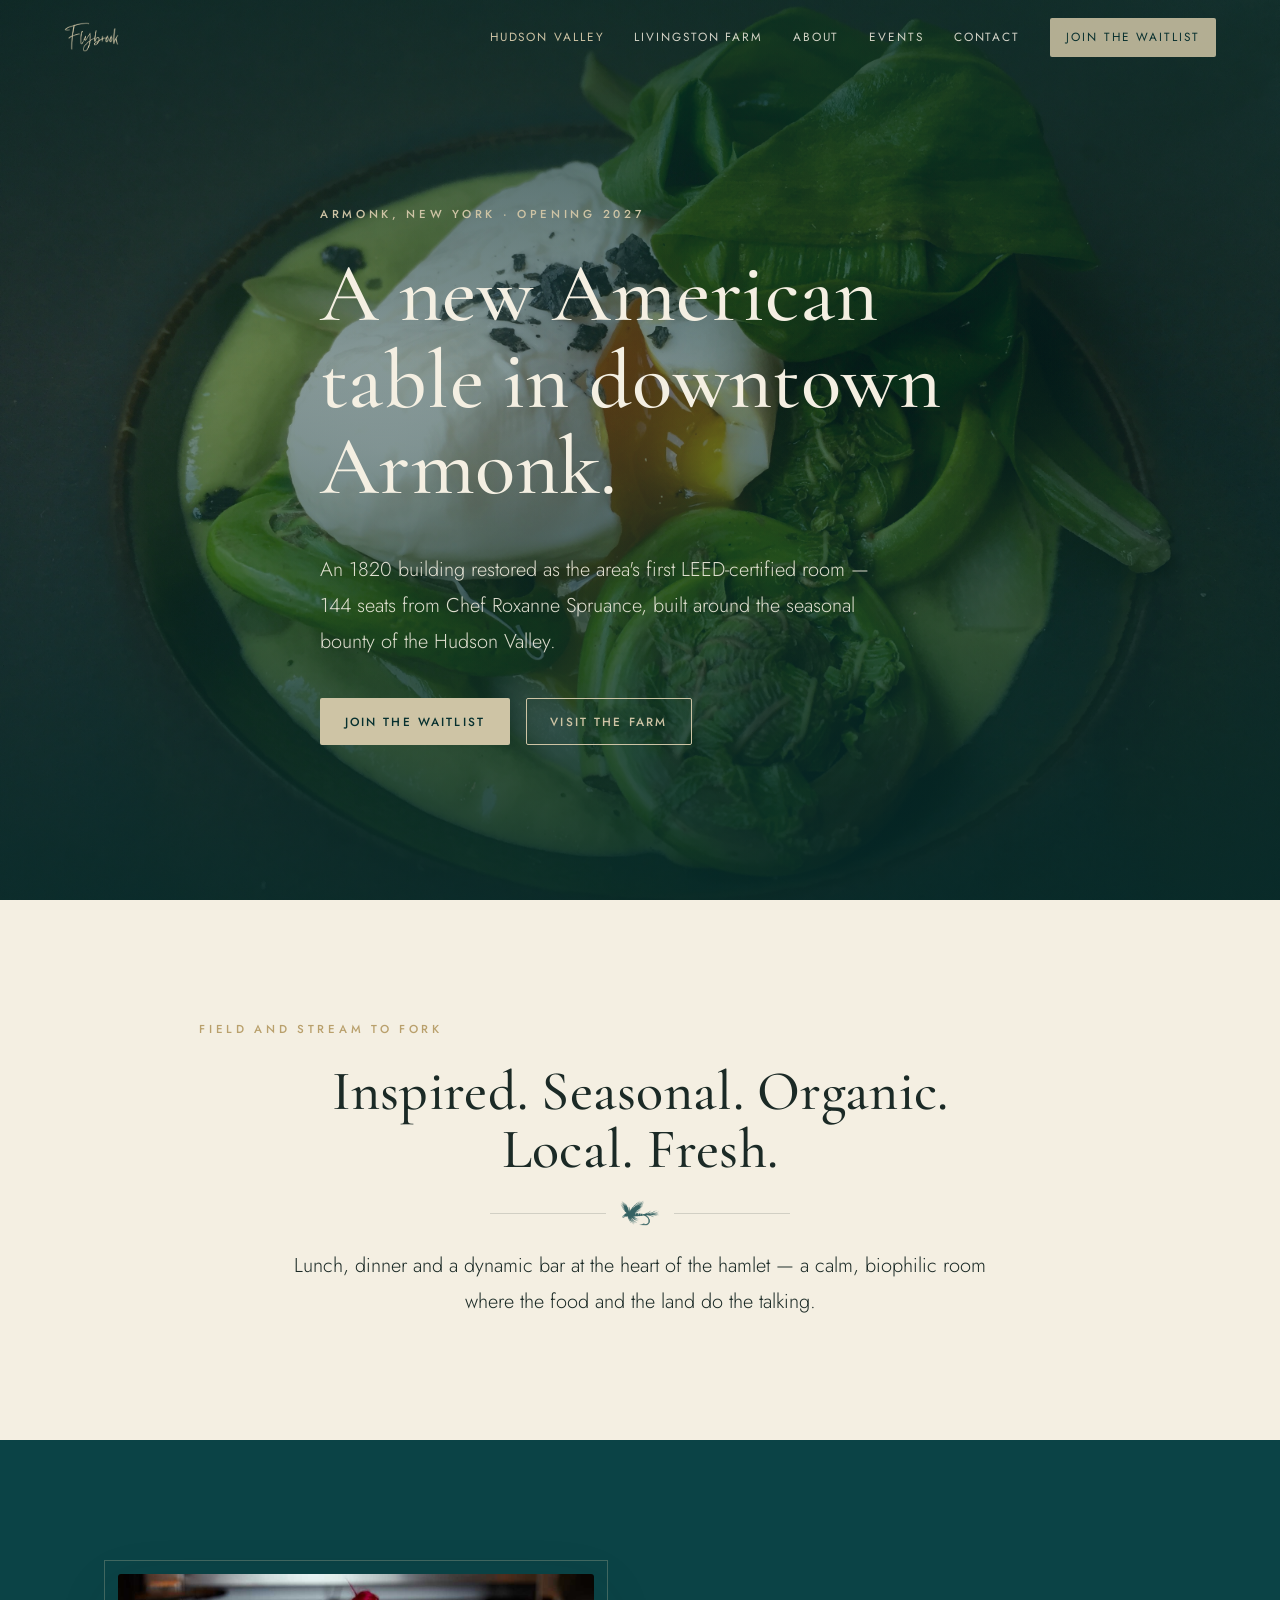
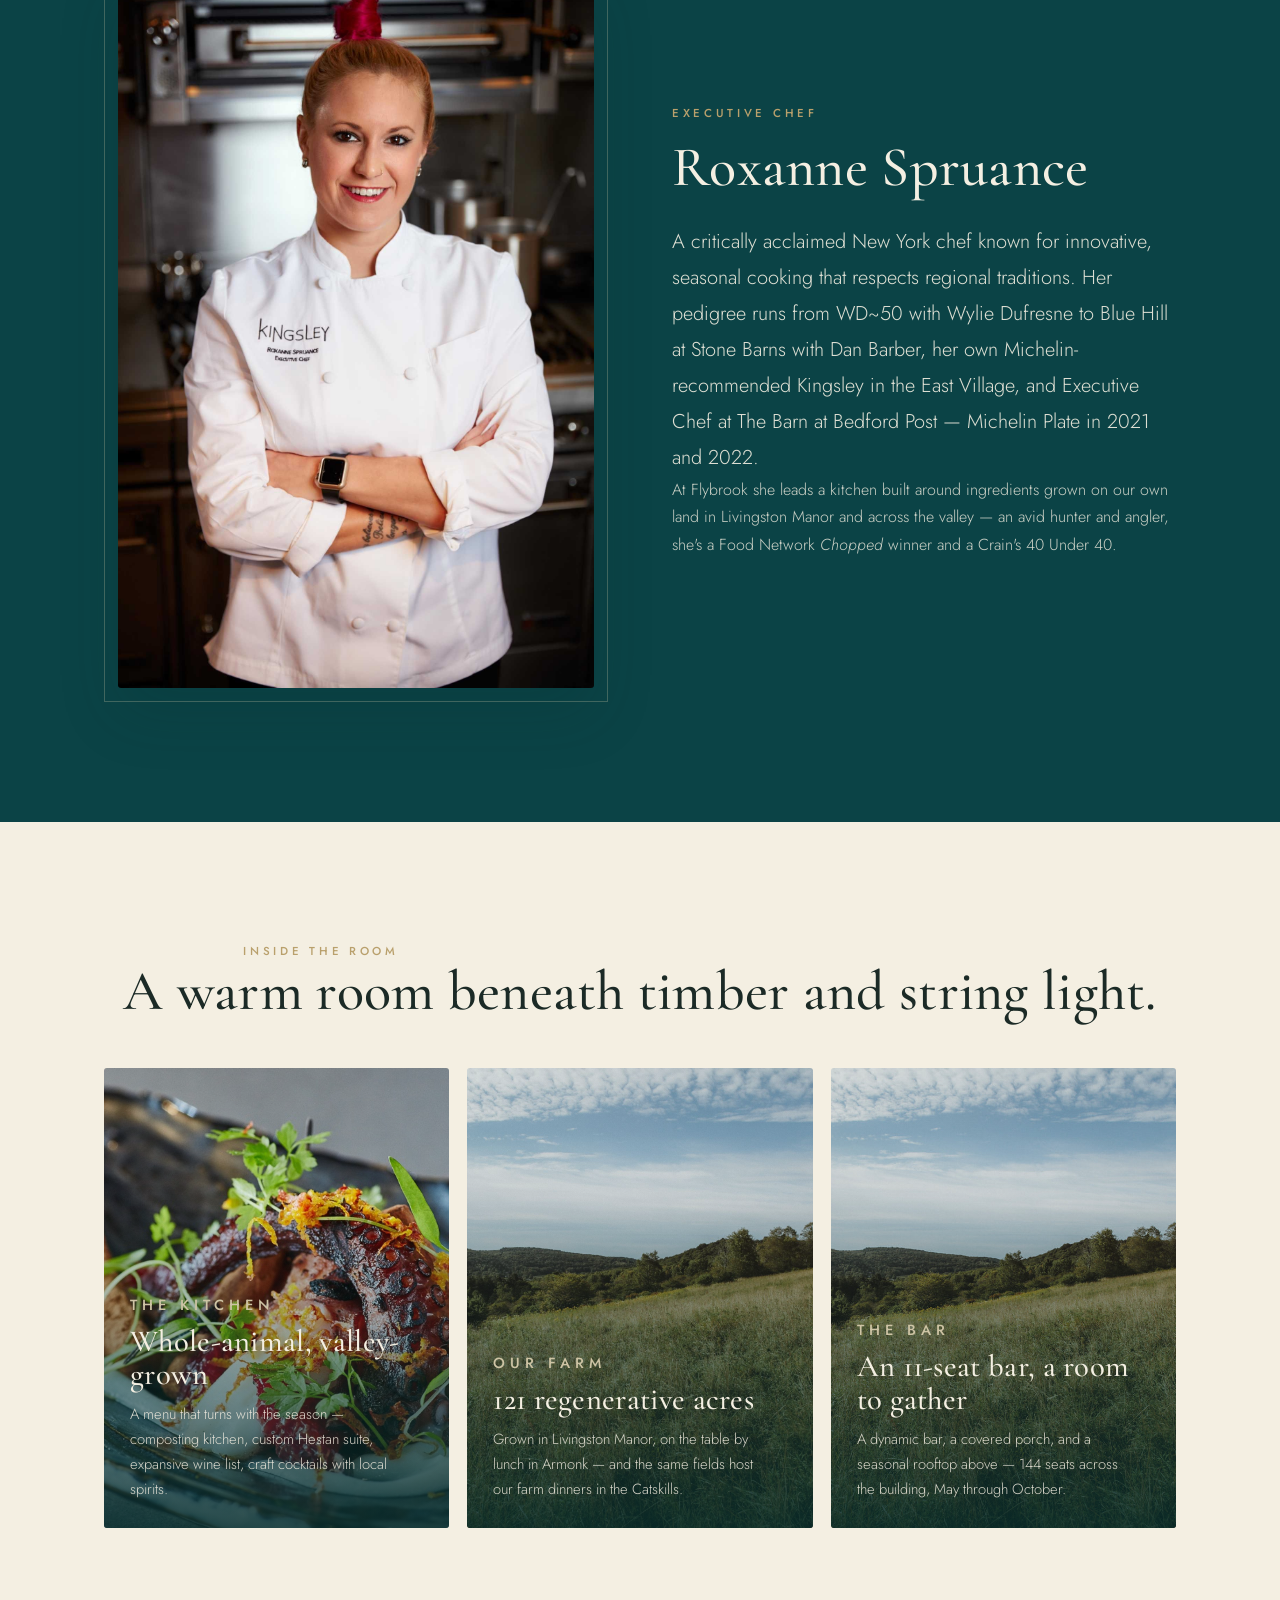
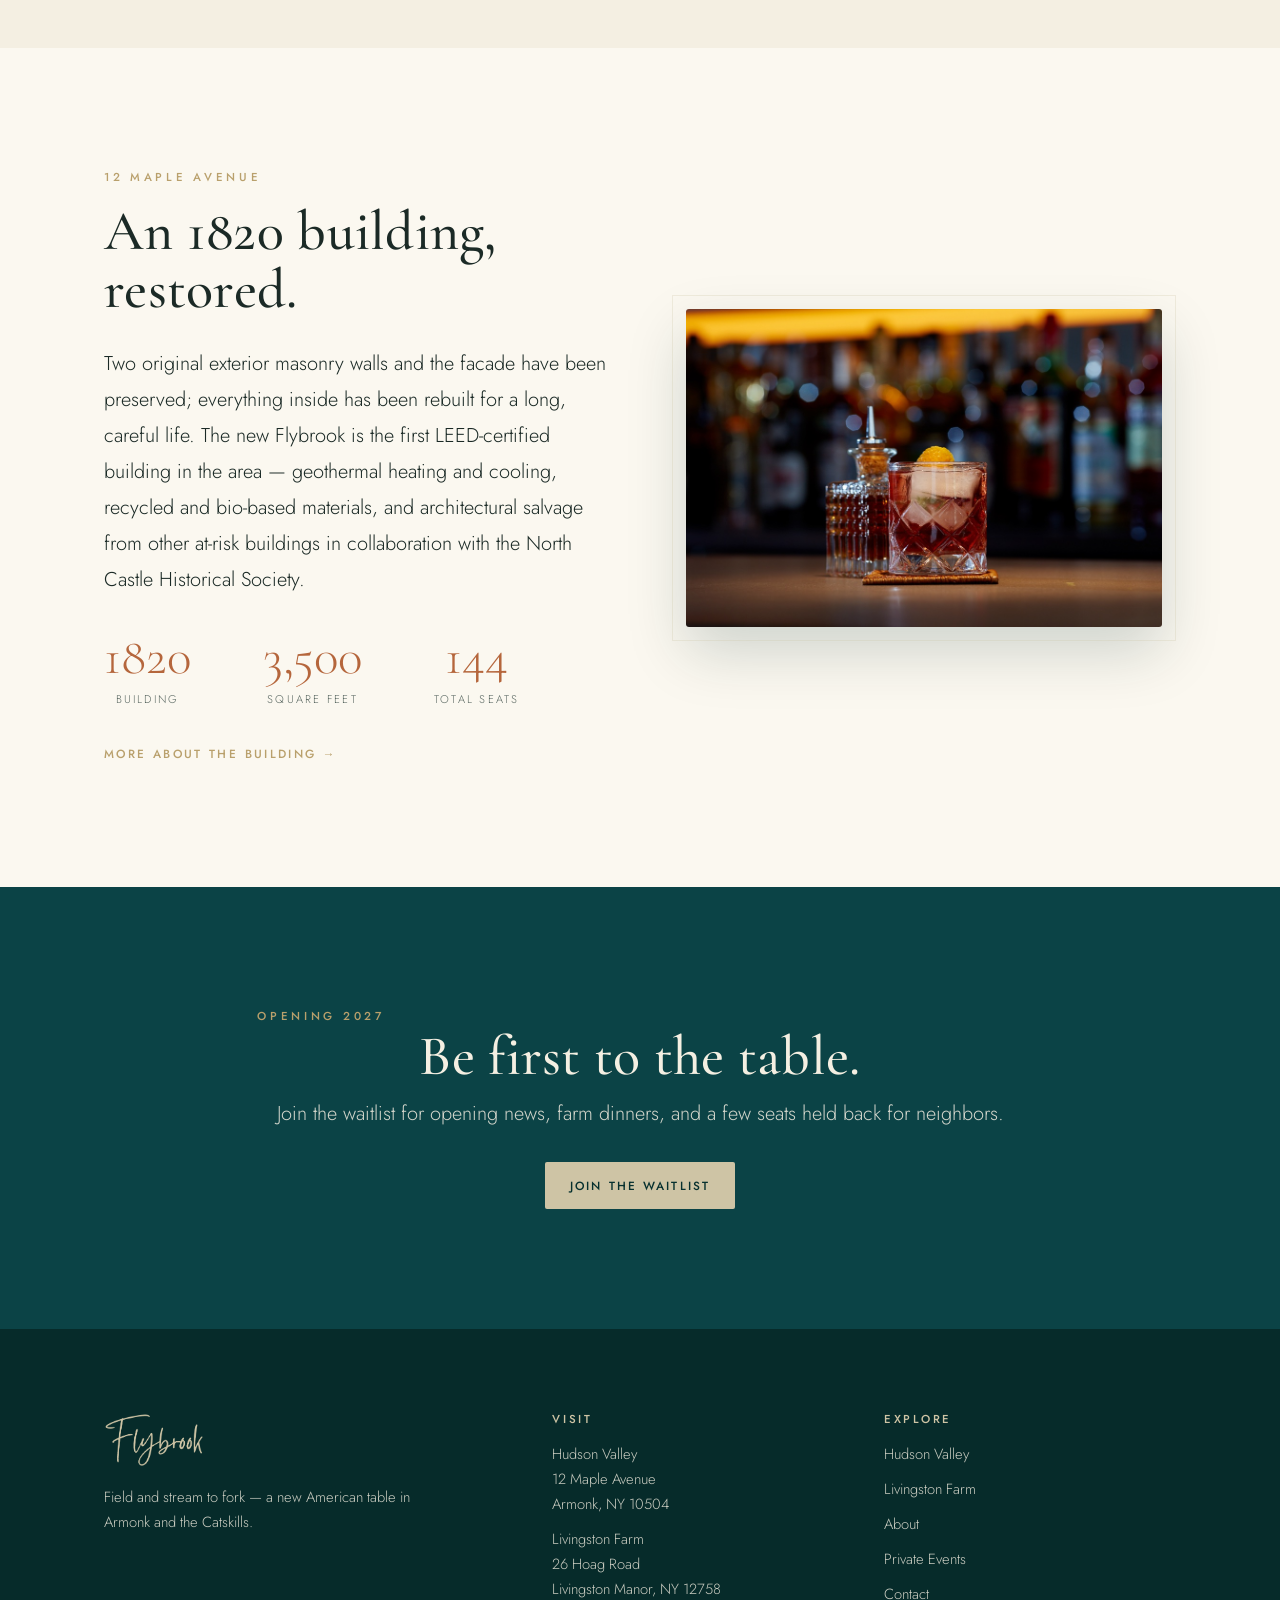
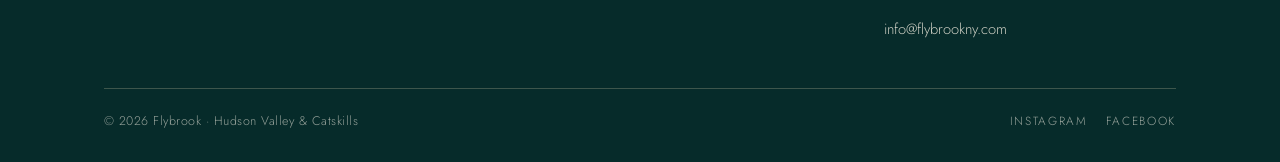
<file: hudson-valley.html>
<!DOCTYPE html>
<html lang="en">
<head>
  <meta charset="utf-8">
  <meta name="viewport" content="width=device-width, initial-scale=1">
  <title>Flybrook Hudson Valley — Armonk, New York</title>
  <meta name="description" content="Flybrook Hudson Valley is a new American restaurant from Executive Chef Roxanne Spruance, opening 2027 in an 1820 building restored as Armonk's first LEED-certified room. 144 seats across a biophilic dining room, an 11-seat bar, a covered porch and a seasonal rooftop.">
  <link rel="icon" type="image/svg+xml" href="assets/img/favicon.svg">
  <link rel="stylesheet" href="assets/css/styles.css">
  <meta property="og:title" content="Flybrook Hudson Valley — Armonk, New York">
  <meta property="og:description" content="A new American table from Chef Roxanne Spruance, in an 1820 building in downtown Armonk. Opening 2027.">
  <meta property="og:type" content="website">
</head>
<body>
  <div class="nav-scrim"></div>
  <header class="site-header">
    <a class="brand" href="index.html" aria-label="Flybrook home">
      <img src="assets/img/flybrook-signature-cream.png" alt="Flybrook">
    </a>
    <nav class="nav" aria-label="Primary">
      <a href="hudson-valley.html" class="active">Hudson Valley</a>
      <a href="livingston-farm.html">Livingston Farm</a>
      <a href="about.html">About</a>
      <a href="events.html">Events</a>
      <a href="contact.html">Contact</a>
      <a class="btn btn--solid" href="contact.html#waitlist">Join the Waitlist</a>
    </nav>
    <button class="nav-toggle" aria-label="Menu" aria-expanded="false">
      <span></span><span></span><span></span>
    </button>
  </header>

  <!-- Hero -->
  <section class="hero">
    <div class="hero__media">
      <img src="assets/img/hero-valley.jpg" alt="The Hudson Valley at dusk">
    </div>
    <div class="hero__inner wrap">
      <p class="kicker">Armonk, New York · Opening 2027</p>
      <h1 class="display">A new American table in downtown Armonk.</h1>
      <p class="lead">An 1820 building restored as the area's first LEED-certified room — 144 seats from Chef Roxanne Spruance, built around the seasonal bounty of the Hudson Valley.</p>
      <div class="btn-row hero__btns">
        <a class="btn btn--solid" href="contact.html#waitlist">Join the Waitlist</a>
        <a class="btn btn--outline" href="livingston-farm.html">Visit the Farm</a>
      </div>
    </div>
  </section>

  <!-- Statement -->
  <section class="section bg-paper center">
    <div class="wrap reveal">
      <p class="kicker">Field and stream to fork</p>
      <h2 class="display statement" style="margin-top:.4em">Inspired. Seasonal. Organic. Local. Fresh.</h2>
      <div class="divider"><img src="assets/img/fly-spruce.png" alt=""></div>
      <p class="lead measure mx-auto">Lunch, dinner and a dynamic bar at the heart of the hamlet — a calm, biophilic room where the food and the land do the talking.</p>
    </div>
  </section>

  <!-- Chef-led -->
  <section class="section bg-spruce">
    <div class="wrap split reveal">
      <div class="frame"><img src="assets/img/chef-spruance.jpg" alt="Executive Chef Roxanne Spruance at work"></div>
      <div>
        <p class="kicker">Executive Chef</p>
        <h2 class="display" style="margin:.25em 0 .5em">Roxanne Spruance</h2>
        <p class="lead" style="color:rgba(244,239,226,.9)">A critically acclaimed New York chef known for innovative, seasonal cooking that respects regional traditions. Her pedigree runs from WD~50 with Wylie Dufresne to Blue Hill at Stone Barns with Dan Barber, her own Michelin-recommended Kingsley in the East Village, and Executive Chef at The Barn at Bedford Post — Michelin Plate in 2021 and 2022.</p>
        <p style="color:rgba(244,239,226,.82)">At Flybrook she leads a kitchen built around ingredients grown on our own land in Livingston Manor and across the valley — an avid hunter and angler, she's a Food Network <em>Chopped</em> winner and a Crain's 40 Under 40.</p>
      </div>
    </div>
  </section>

  <!-- Inside the Room -->
  <section class="section bg-paper">
    <div class="wrap">
      <div class="center reveal" style="margin-bottom:48px">
        <p class="kicker">Inside the Room</p>
        <h2 class="display">A warm room beneath timber and string light.</h2>
      </div>
      <div class="tiles reveal">
        <article class="tile">
          <img src="assets/img/kitchen-plating.jpg" alt="A dish being finished in the Flybrook kitchen">
          <div class="tile__body">
            <p class="overline">The Kitchen</p>
            <h3>Whole-animal, valley-grown</h3>
            <p>A menu that turns with the season — composting kitchen, custom Hestan suite, expansive wine list, craft cocktails with local spirits.</p>
          </div>
        </article>
        <article class="tile">
          <img src="assets/img/lf-mountain.jpg" alt="The regenerative farm in Livingston Manor">
          <div class="tile__body">
            <p class="overline">Our Farm</p>
            <h3>121 regenerative acres</h3>
            <p>Grown in Livingston Manor, on the table by lunch in Armonk — and the same fields host our farm dinners in the Catskills.</p>
          </div>
        </article>
        <article class="tile">
          <img src="assets/img/bar-interior.jpg" alt="The Flybrook bar">
          <div class="tile__body">
            <p class="overline">The Bar</p>
            <h3>An 11-seat bar, a room to gather</h3>
            <p>A dynamic bar, a covered porch, and a seasonal rooftop above — 144 seats across the building, May through October.</p>
          </div>
        </article>
      </div>
    </div>
  </section>

  <!-- Building story -->
  <section class="section bg-paper2">
    <div class="wrap split reveal">
      <div>
        <p class="kicker">12 Maple Avenue</p>
        <h2 class="display" style="margin:.25em 0 .5em">An 1820 building, restored.</h2>
        <p class="lead">Two original exterior masonry walls and the facade have been preserved; everything inside has been rebuilt for a long, careful life. The new Flybrook is the first LEED-certified building in the area — geothermal heating and cooling, recycled and bio-based materials, and architectural salvage from other at-risk buildings in collaboration with the North Castle Historical Society.</p>
        <div class="stat-row" style="justify-content:flex-start;margin-bottom:30px">
          <div class="stat"><div class="stat__num">1820</div><div class="stat__label">Building</div></div>
          <div class="stat"><div class="stat__num">3,500</div><div class="stat__label">Square feet</div></div>
          <div class="stat"><div class="stat__num">144</div><div class="stat__label">Total seats</div></div>
        </div>
        <a class="textlink" href="about.html">More about the building →</a>
      </div>
      <div class="frame"><img src="assets/img/valley-landscape.jpg" alt="The Hudson Valley near Armonk"></div>
    </div>
  </section>

  <!-- CTA -->
  <section class="section bg-spruce cta-band">
    <div class="wrap reveal">
      <p class="kicker">Opening 2027</p>
      <h2 class="display">Be first to the table.</h2>
      <p class="lead">Join the waitlist for opening news, farm dinners, and a few seats held back for neighbors.</p>
      <div class="btn-row center"><a class="btn btn--solid" href="contact.html#waitlist">Join the Waitlist</a></div>
    </div>
  </section>

  <!-- Footer -->
  <footer class="site-footer">
    <div class="wrap">
      <div class="footer-grid">
        <div>
          <img class="sig" src="assets/img/flybrook-signature-cream.png" alt="Flybrook">
          <p style="max-width:34ch;font-size:.92rem">Field and stream to fork — a new American table in Armonk and the Catskills.</p>
        </div>
        <div>
          <h4>Visit</h4>
          <div class="footer-links">
            <span>Hudson Valley<br>12 Maple Avenue<br>Armonk, NY 10504</span>
            <span>Livingston Farm<br>26 Hoag Road<br>Livingston Manor, NY 12758</span>
          </div>
        </div>
        <div>
          <h4>Explore</h4>
          <div class="footer-links">
            <a href="hudson-valley.html">Hudson Valley</a>
            <a href="livingston-farm.html">Livingston Farm</a>
            <a href="about.html">About</a>
            <a href="events.html">Private Events</a>
            <a href="contact.html">Contact</a>
            <a href="mailto:info@flybrookny.com">info@flybrookny.com</a>
          </div>
        </div>
      </div>
      <div class="footer-meta">
        <span>© <span id="year">2027</span> Flybrook · Hudson Valley &amp; Catskills</span>
        <div class="socials">
          <a href="https://www.instagram.com/wren.ofthewoods/" target="_blank" rel="noopener">Instagram</a>
          <a href="#">Facebook</a>
        </div>
      </div>
    </div>
  </footer>

  <script src="assets/js/main.js"></script>
</body>
</html>
</file>
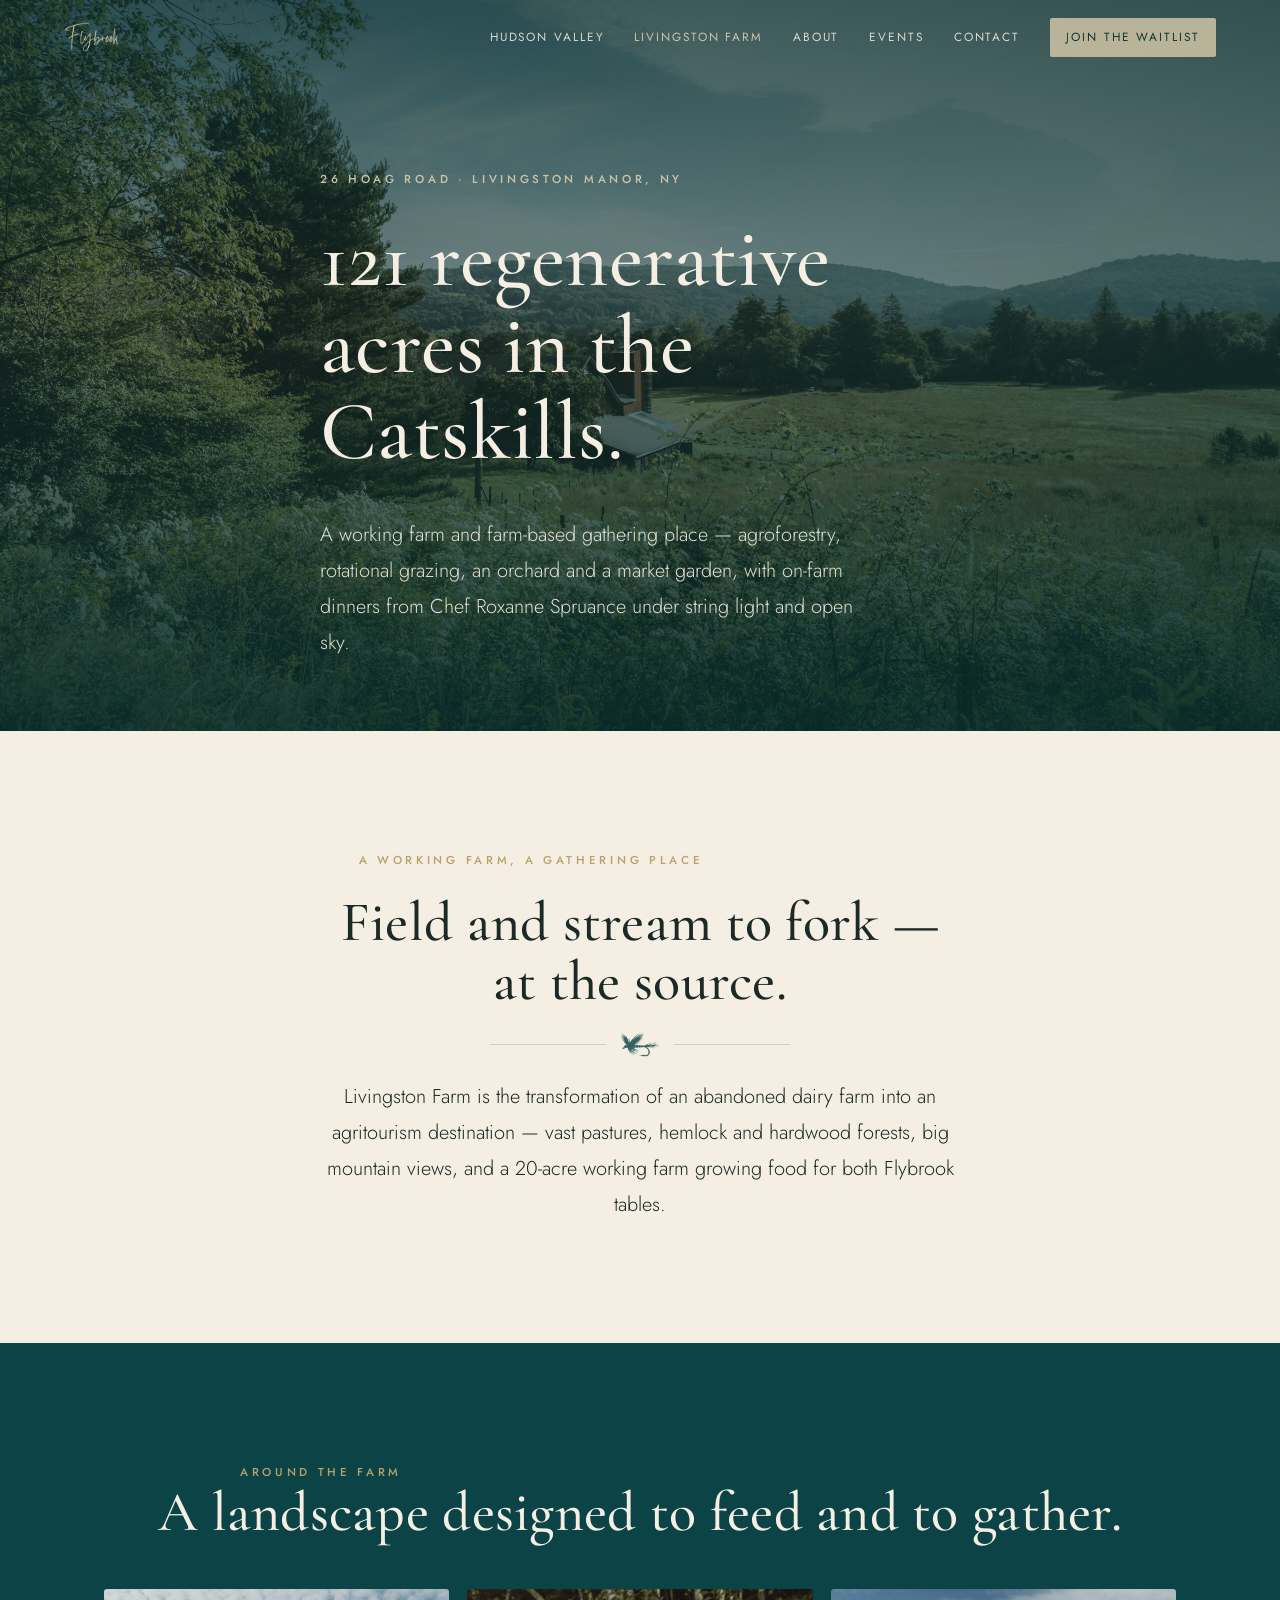
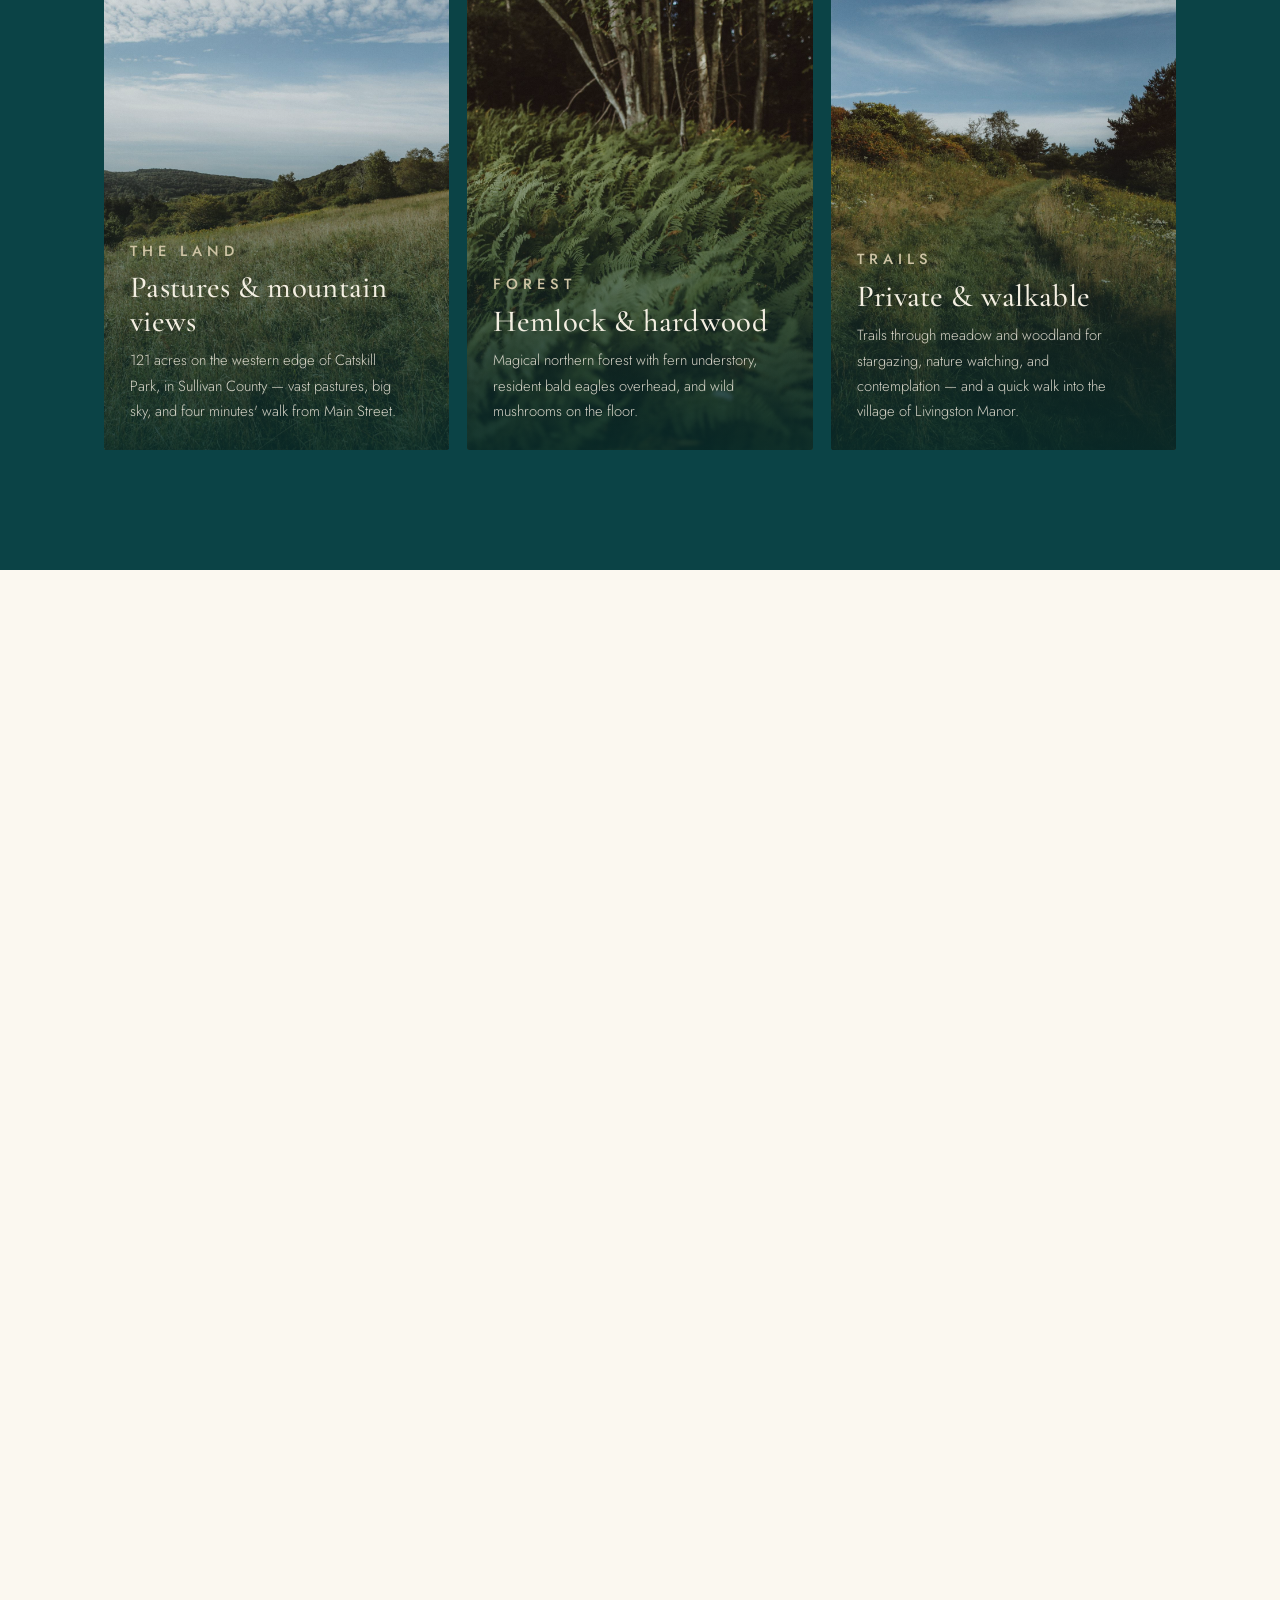
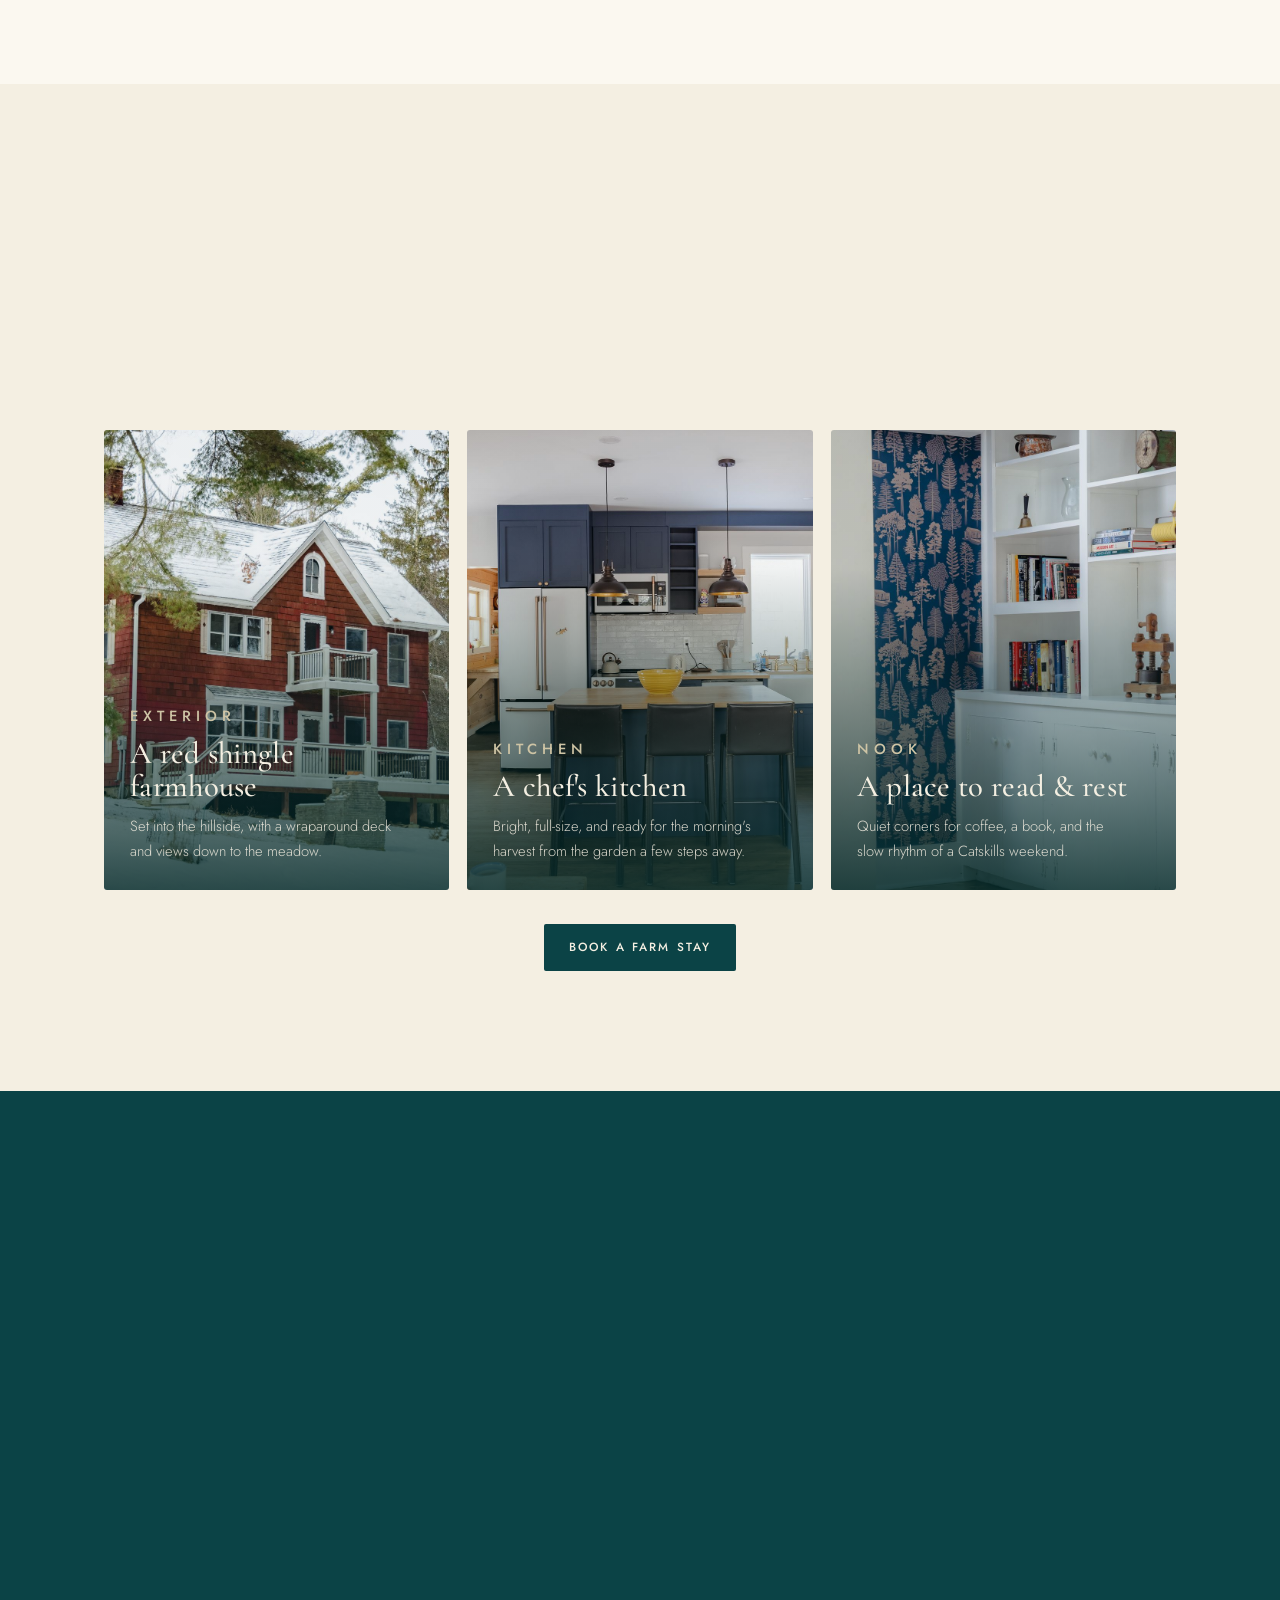
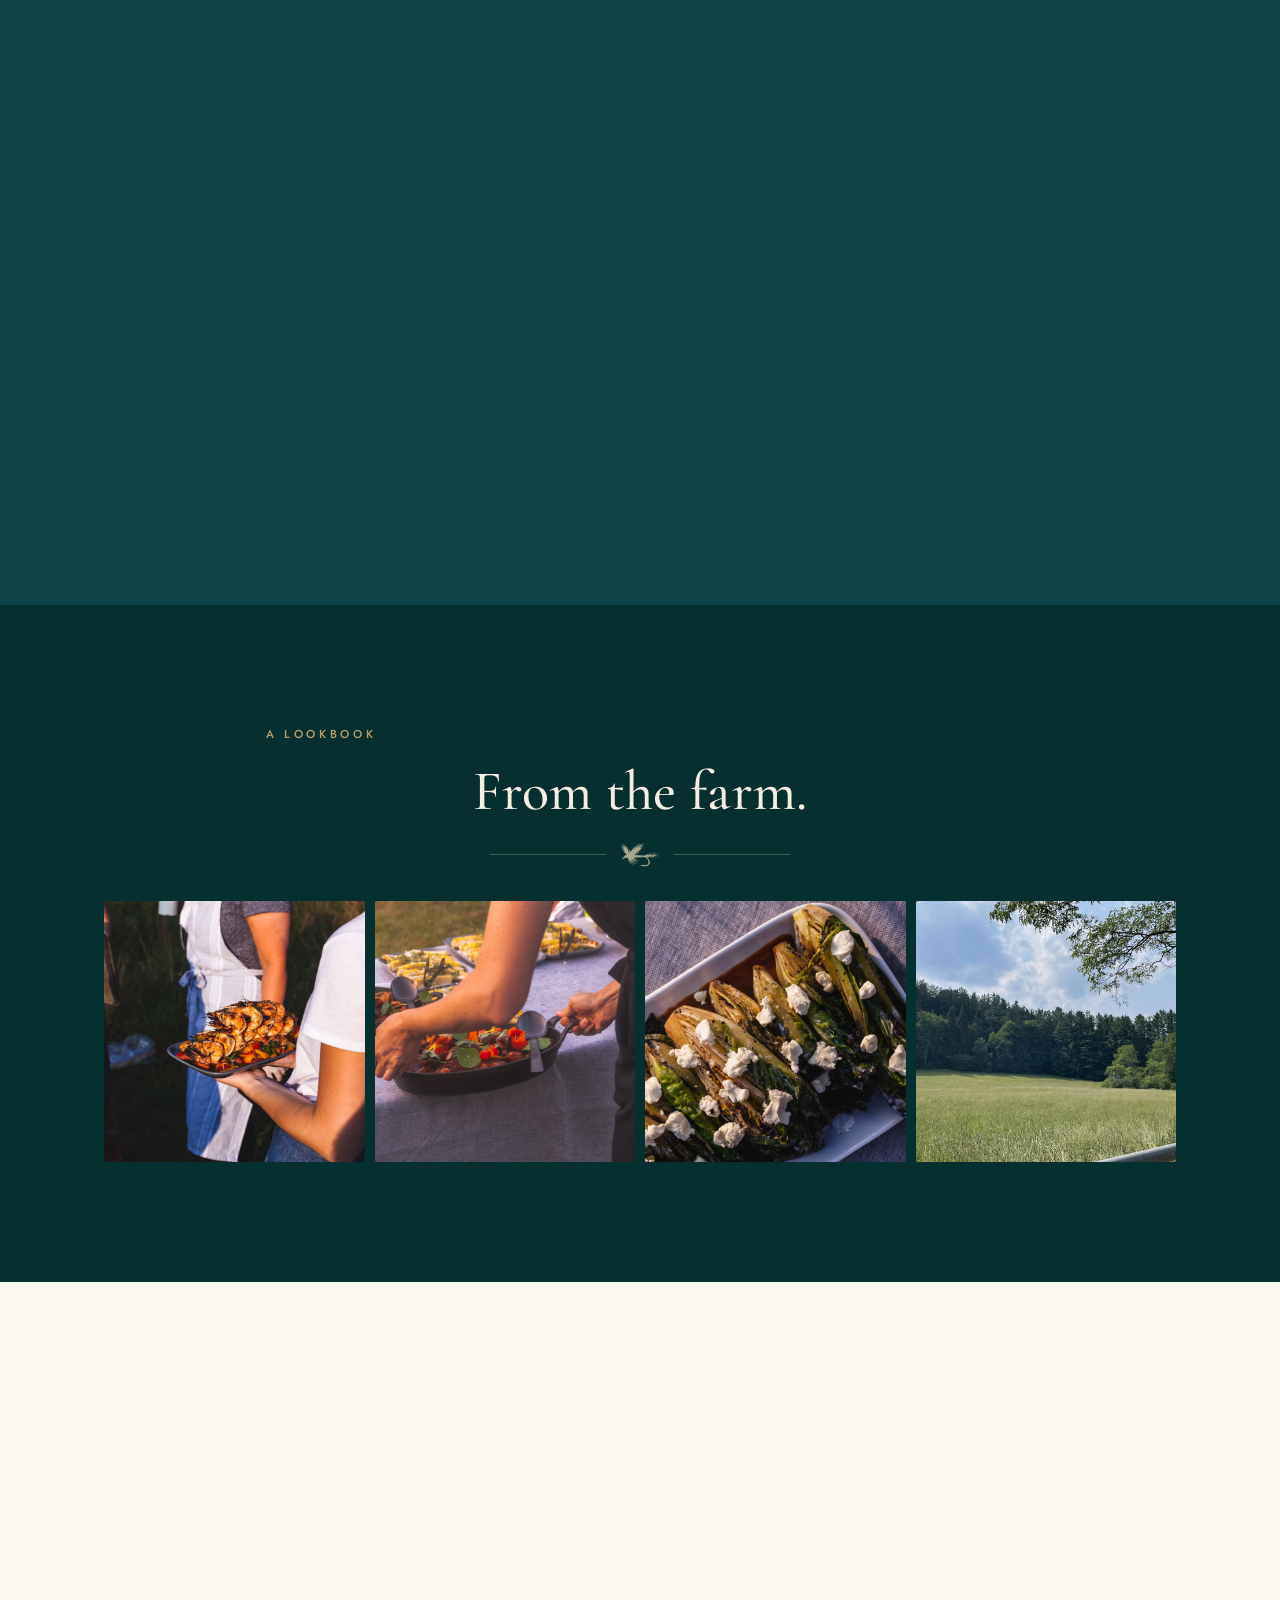
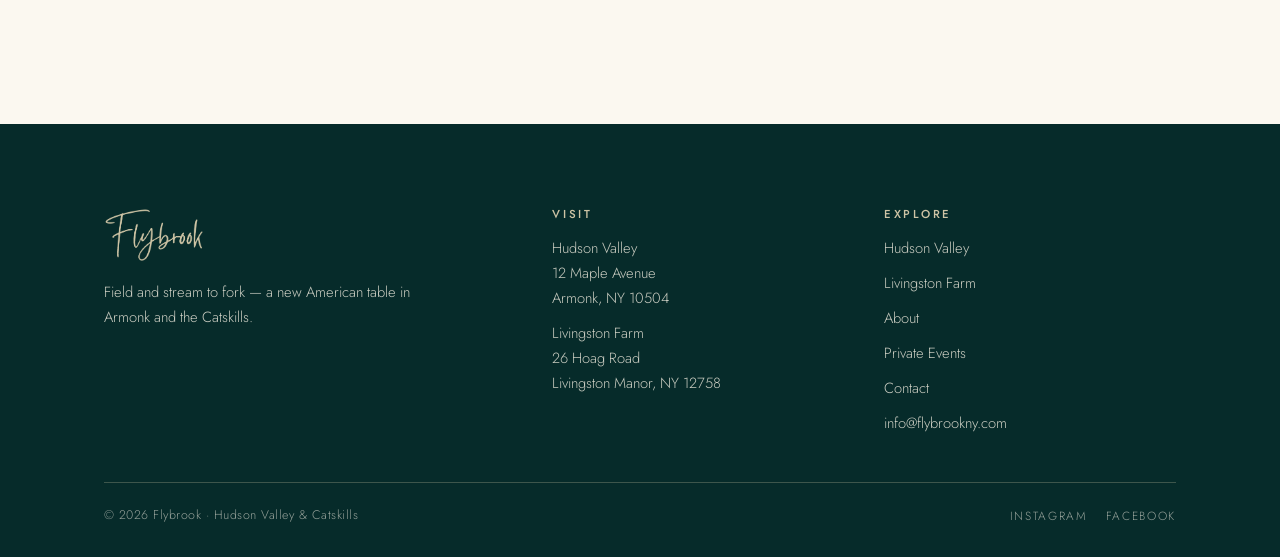
<file: livingston-farm.html>
<!DOCTYPE html>
<html lang="en">
<head>
  <meta charset="utf-8">
  <meta name="viewport" content="width=device-width, initial-scale=1">
  <title>Flybrook at Livingston Farm — Catskills, New York</title>
  <meta name="description" content="A 121-acre regenerative organic farm and farm-based gathering place in Livingston Manor, in the Catskills. Working agroforestry, rotational grazing, an orchard and a market garden — plus on-farm dinners with Chef Roxanne Spruance and a renovated three-bedroom farmhouse for stays.">
  <link rel="icon" type="image/svg+xml" href="assets/img/favicon.svg">
  <link rel="stylesheet" href="assets/css/styles.css">
  <meta property="og:title" content="Flybrook at Livingston Farm — Catskills, New York">
  <meta property="og:description" content="A farm-based gathering place on 121 regenerative acres in the Catskills. Farm dinners, stays, and the harvest a few steps away.">
  <meta property="og:type" content="website">
</head>
<body>
  <div class="nav-scrim"></div>
  <header class="site-header">
    <a class="brand" href="index.html" aria-label="Flybrook home">
      <img src="assets/img/flybrook-signature-cream.png" alt="Flybrook">
    </a>
    <nav class="nav" aria-label="Primary">
      <a href="hudson-valley.html">Hudson Valley</a>
      <a href="livingston-farm.html" class="active">Livingston Farm</a>
      <a href="about.html">About</a>
      <a href="events.html">Events</a>
      <a href="contact.html">Contact</a>
      <a class="btn btn--solid" href="contact.html#waitlist">Join the Waitlist</a>
    </nav>
    <button class="nav-toggle" aria-label="Menu" aria-expanded="false">
      <span></span><span></span><span></span>
    </button>
  </header>

  <!-- Hero -->
  <section class="hero hero--page">
    <div class="hero__media"><img src="assets/img/lf-hero-landscape.jpg" alt="The farm at Livingston Manor, with the Catskills beyond"></div>
    <div class="hero__inner wrap">
      <p class="kicker">26 Hoag Road · Livingston Manor, NY</p>
      <h1 class="display">121 regenerative acres in the Catskills.</h1>
      <p class="lead">A working farm and farm-based gathering place — agroforestry, rotational grazing, an orchard and a market garden, with on-farm dinners from Chef Roxanne Spruance under string light and open sky.</p>
    </div>
  </section>

  <!-- Intro statement -->
  <section class="section bg-paper center">
    <div class="wrap reveal" style="max-width:780px">
      <p class="kicker">A working farm, a gathering place</p>
      <h2 class="display statement" style="margin-top:.4em">Field and stream to fork — at the source.</h2>
      <div class="divider"><img src="assets/img/fly-spruce.png" alt=""></div>
      <p class="lead measure mx-auto">Livingston Farm is the transformation of an abandoned dairy farm into an agritourism destination — vast pastures, hemlock and hardwood forests, big mountain views, and a 20-acre working farm growing food for both Flybrook tables.</p>
    </div>
  </section>

  <!-- Around the Farm -->
  <section class="section bg-spruce">
    <div class="wrap">
      <div class="center reveal" style="margin-bottom:48px">
        <p class="kicker">Around the Farm</p>
        <h2 class="display">A landscape designed to feed and to gather.</h2>
      </div>
      <div class="tiles reveal">
        <article class="tile">
          <img src="assets/img/lf-mountain.jpg" alt="Rolling pastures with the Catskills beyond">
          <div class="tile__body">
            <p class="overline">The Land</p>
            <h3>Pastures &amp; mountain views</h3>
            <p>121 acres on the western edge of Catskill Park, in Sullivan County — vast pastures, big sky, and four minutes' walk from Main Street.</p>
          </div>
        </article>
        <article class="tile">
          <img src="assets/img/lf-forest.jpg" alt="Fern understory beneath hemlock and hardwood">
          <div class="tile__body">
            <p class="overline">Forest</p>
            <h3>Hemlock &amp; hardwood</h3>
            <p>Magical northern forest with fern understory, resident bald eagles overhead, and wild mushrooms on the floor.</p>
          </div>
        </article>
        <article class="tile">
          <img src="assets/img/lf-meadow-trail.jpg" alt="A grass trail through the meadow">
          <div class="tile__body">
            <p class="overline">Trails</p>
            <h3>Private &amp; walkable</h3>
            <p>Trails through meadow and woodland for stargazing, nature watching, and contemplation — and a quick walk into the village of Livingston Manor.</p>
          </div>
        </article>
      </div>
    </div>
  </section>

  <!-- Regenerative farming -->
  <section class="section bg-paper2">
    <div class="wrap split reveal">
      <div>
        <p class="kicker">Regenerative by design</p>
        <h2 class="display" style="margin:.25em 0 .5em">20 working acres, growing the menu.</h2>
        <p class="lead">From May through October, the farm grows the vegetables, herbs and eggs that shape each day's menu — picked at dawn at the source, on the table by lunch in Armonk. The plan integrates agroforestry, rotational grazing, an orchard and an intensive market garden — with more than 1,800 native trees and shrubs planted to kick off the regenerative agriculture program.</p>
        <div class="stat-row" style="justify-content:flex-start;margin:28px 0">
          <div class="stat"><div class="stat__num">121</div><div class="stat__label">Total acres</div></div>
          <div class="stat"><div class="stat__num">20</div><div class="stat__label">Working acres</div></div>
          <div class="stat"><div class="stat__num">1,800</div><div class="stat__label">Native trees planted</div></div>
        </div>
        <p style="font-size:.92rem;color:var(--slate)"><em>Recipient of a $1M Empire State Development grant supporting the farm's regenerative agriculture program.</em></p>
      </div>
      <div class="frame"><img src="assets/img/lf-mushroom-logs.jpg" alt="Shiitake mushrooms on inoculated logs at the farm"></div>
    </div>
  </section>

  <!-- Farm Stays -->
  <section class="section bg-paper">
    <div class="wrap">
      <div class="center reveal" style="margin-bottom:40px">
        <p class="kicker">Farm Stays</p>
        <h2 class="display">The Farmhouse.</h2>
        <p class="lead measure mx-auto">A charming, newly renovated three-bedroom, two-bathroom farmhouse welcoming guests year-round to enjoy the farm's 121 acres for private hiking, stargazing, nature watching, campfires and contemplation.</p>
      </div>
      <div class="tiles reveal">
        <article class="tile">
          <img src="assets/img/lf-farmhouse-exterior.jpg" alt="The red shingle farmhouse in snow">
          <div class="tile__body">
            <p class="overline">Exterior</p>
            <h3>A red shingle farmhouse</h3>
            <p>Set into the hillside, with a wraparound deck and views down to the meadow.</p>
          </div>
        </article>
        <article class="tile">
          <img src="assets/img/lf-farmhouse-kitchen.jpg" alt="The farmhouse kitchen">
          <div class="tile__body">
            <p class="overline">Kitchen</p>
            <h3>A chef's kitchen</h3>
            <p>Bright, full-size, and ready for the morning's harvest from the garden a few steps away.</p>
          </div>
        </article>
        <article class="tile">
          <img src="assets/img/lf-farmhouse-nook.jpg" alt="A quiet sitting nook inside the farmhouse">
          <div class="tile__body">
            <p class="overline">Nook</p>
            <h3>A place to read &amp; rest</h3>
            <p>Quiet corners for coffee, a book, and the slow rhythm of a Catskills weekend.</p>
          </div>
        </article>
      </div>
      <div class="btn-row center" style="margin-top:34px">
        <a class="btn btn--ink" href="https://www.airbnb.com/rooms/1308941871756114793" target="_blank" rel="noopener">Book a Farm Stay</a>
      </div>
    </div>
  </section>

  <!-- On-Farm Dining -->
  <section class="section bg-spruce">
    <div class="wrap split reveal">
      <div class="frame"><img src="assets/img/lf-dinner-long-table.jpg" alt="A long-table dinner at Livingston Farm"></div>
      <div>
        <p class="kicker">On-Farm Dining</p>
        <h2 class="display" style="margin:.25em 0 .5em">A table in the field.</h2>
        <p class="lead" style="color:rgba(244,239,226,.9)">From May through October, Flybrook hosts farm dinners and preview events at Livingston Farm — long tables in the garden, courses prepared outdoors over flame by Chef Roxanne Spruance, built around that day's harvest.</p>
        <p style="color:rgba(244,239,226,.82)">Five-course dinners. Wine and conversation. Sunset to dusk in the garden, then string light overhead.</p>
        <div class="btn-row" style="margin-top:24px"><a class="btn btn--solid" href="events.html#inquiry">Inquire About a Dinner</a></div>
      </div>
    </div>
  </section>

  <!-- Lookbook -->
  <section class="section bg-deep center">
    <div class="wrap reveal">
      <p class="kicker">A lookbook</p>
      <h2 class="display" style="margin:.3em 0 .2em">From the farm.</h2>
      <div class="divider"><img src="assets/img/fly-cream.png" alt=""></div>
      <div class="strip" style="margin-top:34px">
        <img src="assets/img/lf-dinner-prawns.jpg" alt="A tray of grilled prawns at a farm dinner">
        <img src="assets/img/lf-dinner-cast-iron.jpg" alt="Chef plating cast iron-roasted dish with edible flowers">
        <img src="assets/img/lf-dish-grilled-greens.jpg" alt="Grilled lettuces with chèvre">
        <img src="assets/img/lf-maps-meadow.jpg" alt="The meadow at midsummer">
      </div>
    </div>
  </section>

  <!-- CTA -->
  <section class="section bg-paper2 cta-band">
    <div class="wrap reveal">
      <p class="kicker">In the Catskills</p>
      <h2 class="display">Be first to the field.</h2>
      <p class="lead">Join the waitlist for opening news, farm dinners, and a few seats at the table.</p>
      <div class="btn-row center"><a class="btn btn--ink" href="contact.html#waitlist">Join the Waitlist</a></div>
    </div>
  </section>

  <!-- Footer -->
  <footer class="site-footer">
    <div class="wrap">
      <div class="footer-grid">
        <div>
          <img class="sig" src="assets/img/flybrook-signature-cream.png" alt="Flybrook">
          <p style="max-width:34ch;font-size:.92rem">Field and stream to fork — a new American table in Armonk and the Catskills.</p>
        </div>
        <div>
          <h4>Visit</h4>
          <div class="footer-links">
            <span>Hudson Valley<br>12 Maple Avenue<br>Armonk, NY 10504</span>
            <span>Livingston Farm<br>26 Hoag Road<br>Livingston Manor, NY 12758</span>
          </div>
        </div>
        <div>
          <h4>Explore</h4>
          <div class="footer-links">
            <a href="hudson-valley.html">Hudson Valley</a>
            <a href="livingston-farm.html">Livingston Farm</a>
            <a href="about.html">About</a>
            <a href="events.html">Private Events</a>
            <a href="contact.html">Contact</a>
            <a href="mailto:info@flybrookny.com">info@flybrookny.com</a>
          </div>
        </div>
      </div>
      <div class="footer-meta">
        <span>© <span id="year">2027</span> Flybrook · Hudson Valley &amp; Catskills</span>
        <div class="socials">
          <a href="https://www.instagram.com/wren.ofthewoods/" target="_blank" rel="noopener">Instagram</a>
          <a href="#">Facebook</a>
        </div>
      </div>
    </div>
  </footer>

  <script src="assets/js/main.js"></script>
</body>
</html>
</file>
<file: assets/css/styles.css>
/* =========================================================
   Flybrook — flybrookny.com
   Direction C · Spruce-forward, quiet-luxury
   Brand: Cormorant Garamond (display) + Jost (text)
   ========================================================= */

@import url('https://fonts.googleapis.com/css2?family=Cormorant+Garamond:ital,wght@0,400;0,500;0,600;1,400;1,500&family=Jost:wght@300;400;500&display=swap');

:root{
  /* Palette */
  --spruce:#0B4346;
  --deep-spruce:#06302F;
  --darkest-spruce:#062B2A;
  --spruce-soft:#1F4B48;
  --wheat:#CEC4A5;
  --gold-wheat:#B9A06C;
  --sage:#8B9479;
  --clay:#B5663C;
  --paper:#F4EFE2;
  --paper-2:#FBF8F0;
  --ink:#1B2A26;
  --slate:#5B6963;
  --line-on-paper:rgba(27,42,38,.16);
  --line-on-spruce:rgba(206,196,165,.28);

  /* Type */
  --display:'Cormorant Garamond', Georgia, 'Times New Roman', serif;
  --text:'Jost', -apple-system, BlinkMacSystemFont, 'Segoe UI', sans-serif;

  --wrap:1200px;
  --gutter:clamp(20px,5vw,64px);
  --ease:cubic-bezier(.22,.61,.36,1);
}

*{margin:0;padding:0;box-sizing:border-box}
html{scroll-behavior:smooth}
body{
  font-family:var(--text);
  font-weight:300;
  color:var(--ink);
  background:var(--paper);
  line-height:1.7;
  -webkit-font-smoothing:antialiased;
  text-rendering:optimizeLegibility;
}
img{max-width:100%;display:block}
a{color:inherit;text-decoration:none}

/* ---------- Typography ---------- */
h1,h2,h3,h4{font-family:var(--display);font-weight:500;line-height:1.08;letter-spacing:.01em}
.display{
  font-family:var(--display);
  font-weight:500;
  line-height:1.04;
  letter-spacing:.005em;
}
h1{font-size:clamp(2.7rem,6.5vw,5.4rem)}
h2{font-size:clamp(2rem,4.4vw,3.5rem)}
h3{font-size:clamp(1.4rem,2.4vw,2rem)}
p{max-width:62ch}
em,i{font-style:italic}

.overline{
  font-family:var(--text);
  font-weight:500;
  text-transform:uppercase;
  letter-spacing:.34em;
  font-size:.72rem;
}
.lead{font-size:clamp(1.05rem,1.6vw,1.25rem);line-height:1.8}

/* dot-separated kicker e.g. Inspired · Seasonal · Organic */
.kicker{
  font-family:var(--text);
  text-transform:uppercase;
  letter-spacing:.32em;
  font-size:.72rem;
  font-weight:500;
  color:var(--gold-wheat);
}

/* ---------- Layout ---------- */
.wrap{max-width:var(--wrap);margin-inline:auto;padding-inline:var(--gutter)}
.section{padding-block:clamp(64px,10vw,120px)}
.section--tight{padding-block:clamp(48px,7vw,84px)}
.bg-paper{background:var(--paper)}
.bg-paper2{background:var(--paper-2)}
.bg-spruce{background:var(--spruce);color:var(--paper)}
.bg-deep{background:var(--deep-spruce);color:var(--paper)}
.bg-spruce h1,.bg-spruce h2,.bg-spruce h3,
.bg-deep h1,.bg-deep h2,.bg-deep h3{color:var(--paper)}
.center{text-align:center}
.sr-only{position:absolute;width:1px;height:1px;padding:0;margin:-1px;overflow:hidden;clip:rect(0,0,0,0);white-space:nowrap;border:0}
.measure{max-width:60ch}
.measure-wide{max-width:74ch}
.mx-auto{margin-inline:auto}

/* ---------- Fly divider ---------- */
.divider{display:flex;align-items:center;gap:14px;max-width:300px;margin:22px auto}
.divider::before,.divider::after{content:"";flex:1;height:1px;background:var(--line-on-paper)}
.bg-spruce .divider::before,.bg-spruce .divider::after,
.bg-deep .divider::before,.bg-deep .divider::after{background:var(--line-on-spruce)}
.divider img{width:40px;height:auto;opacity:.85;flex:0 0 auto}

/* ---------- Buttons ---------- */
.btn{
  display:inline-flex;align-items:center;gap:.6em;
  font-family:var(--text);font-weight:500;
  text-transform:uppercase;letter-spacing:.18em;font-size:.74rem;
  padding:1.05em 2em;border:1px solid transparent;border-radius:2px;
  cursor:pointer;transition:all .4s var(--ease);
}
.btn--solid{background:var(--wheat);color:var(--deep-spruce)}
.btn--solid:hover{background:var(--gold-wheat);transform:translateY(-2px)}
.btn--outline{background:transparent;border-color:var(--wheat);color:var(--wheat)}
.btn--outline:hover{background:var(--wheat);color:var(--deep-spruce)}
.btn--ink{background:var(--spruce);color:var(--paper)}
.btn--ink:hover{background:var(--deep-spruce);transform:translateY(-2px)}
.btn--outline-ink{background:transparent;border-color:var(--spruce);color:var(--spruce)}
.btn--outline-ink:hover{background:var(--spruce);color:var(--paper)}
.textlink{
  font-family:var(--text);font-weight:500;text-transform:uppercase;
  letter-spacing:.2em;font-size:.74rem;color:var(--gold-wheat);
  display:inline-flex;gap:.5em;align-items:center;
  border-bottom:1px solid transparent;padding-bottom:2px;transition:.3s var(--ease)
}
.textlink:hover{gap:.9em;border-color:var(--gold-wheat)}

.btn-row{display:flex;flex-wrap:wrap;gap:16px;align-items:center}
.btn-row.center{justify-content:center}

/* ---------- Header ---------- */
.site-header{
  position:fixed;inset:0 0 auto 0;z-index:100;
  display:flex;align-items:center;justify-content:space-between;
  padding:18px var(--gutter);
  transition:background .4s var(--ease),padding .4s var(--ease),box-shadow .4s var(--ease);
}
.site-header.scrolled{
  background:var(--deep-spruce);
  padding-block:12px;
  box-shadow:0 1px 0 var(--line-on-spruce);
}
.brand{display:flex;align-items:center;gap:12px}
.brand img{height:30px;width:auto}
.nav{display:flex;align-items:center;gap:30px}
.nav a{
  font-family:var(--text);font-weight:400;
  text-transform:uppercase;letter-spacing:.16em;font-size:.74rem;
  color:var(--paper);opacity:.86;transition:opacity .3s,color .3s
}
.nav a:hover,.nav a.active{opacity:1;color:var(--wheat)}
.nav .btn{padding:.7em 1.3em;color:var(--deep-spruce)}
.nav .btn:hover{color:var(--deep-spruce)}
.nav-toggle{display:none;background:none;border:0;cursor:pointer;width:30px;height:22px;position:relative}
.nav-toggle span{position:absolute;left:0;right:0;height:2px;background:var(--paper);transition:.3s var(--ease)}
.nav-toggle span:nth-child(1){top:0}
.nav-toggle span:nth-child(2){top:10px}
.nav-toggle span:nth-child(3){top:20px}
body.nav-open .nav-toggle span:nth-child(1){top:10px;transform:rotate(45deg)}
body.nav-open .nav-toggle span:nth-child(2){opacity:0}
body.nav-open .nav-toggle span:nth-child(3){top:10px;transform:rotate(-45deg)}

/* ---------- Hero ---------- */
.hero{
  position:relative;min-height:100svh;
  display:flex;align-items:center;
  color:var(--paper);overflow:hidden;
}
.hero__media{position:absolute;inset:0;z-index:0}
.hero__media img{width:100%;height:100%;object-fit:cover}
.hero__media::after{
  content:"";position:absolute;inset:0;
  background:
    linear-gradient(180deg,rgba(6,43,42,.55) 0%,rgba(6,43,42,.35) 40%,rgba(6,43,42,.78) 100%),
    radial-gradient(120% 80% at 30% 50%,rgba(6,43,42,.15),rgba(6,43,42,.65));
}
.hero__inner{position:relative;z-index:1;padding-block:140px 90px}
.hero h1{color:var(--paper);max-width:16ch;margin:.32em 0 .5em}
.hero .lead{color:rgba(244,239,226,.9);max-width:46ch}
.hero .kicker{color:var(--wheat)}
.hero__btns{margin-top:38px}
.hero--page{min-height:62svh}
.hero--page .hero__inner{padding-block:170px 70px}

/* ---------- Generic two-column split ---------- */
.split{display:grid;grid-template-columns:1fr 1fr;gap:clamp(28px,5vw,72px);align-items:center}
.split--media-right{direction:ltr}
.split img{border-radius:3px;box-shadow:0 24px 60px rgba(6,43,42,.18)}
.frame{position:relative;padding:14px}
.frame::before{content:"";position:absolute;inset:0;border:1px solid var(--line-on-spruce);pointer-events:none}

/* ---------- Intro statement ---------- */
.statement{max-width:24ch;margin-inline:auto;text-align:center}

/* ---------- Tiles (Inside Flybrook) ---------- */
.tiles{display:grid;grid-template-columns:repeat(3,1fr);gap:18px}
.tile{position:relative;aspect-ratio:3/4;overflow:hidden;border-radius:3px;color:var(--paper);display:flex}
.tile img{position:absolute;inset:0;width:100%;height:100%;object-fit:cover;transition:transform 1s var(--ease)}
.tile:hover img{transform:scale(1.06)}
.tile::after{content:"";position:absolute;inset:0;background:linear-gradient(180deg,rgba(6,43,42,.05) 30%,rgba(6,43,42,.85) 100%)}
.tile__body{position:relative;z-index:1;margin-top:auto;padding:26px}
.tile__body .overline{color:var(--wheat)}
.tile__body h3{color:var(--paper);margin:.25em 0 .35em}
.tile__body p{font-size:.92rem;color:rgba(244,239,226,.85);max-width:30ch}

/* ---------- Feature strip ---------- */
.stat-row{display:flex;flex-wrap:wrap;gap:clamp(24px,6vw,72px);justify-content:center;margin-top:34px}
.stat{text-align:center}
.stat__num{font-family:var(--display);font-size:clamp(2.2rem,4vw,3.2rem);color:var(--wheat);line-height:1}
.stat__label{font-family:var(--text);text-transform:uppercase;letter-spacing:.2em;font-size:.7rem;margin-top:.6em;color:rgba(244,239,226,.8)}
.bg-paper .stat__num,.bg-paper2 .stat__num{color:var(--clay)}
.bg-paper .stat__label,.bg-paper2 .stat__label{color:var(--slate)}

/* ---------- Lookbook strip ---------- */
.strip{display:grid;grid-template-columns:repeat(4,1fr);gap:10px}
.strip img{aspect-ratio:1;object-fit:cover;border-radius:2px}
.strip--3{grid-template-columns:repeat(3,1fr)}

/* ---------- Menu ---------- */
.menu-group{margin-bottom:48px}
.menu-group__head{font-family:var(--text);text-transform:uppercase;letter-spacing:.28em;font-size:.78rem;color:var(--gold-wheat);margin-bottom:22px;display:flex;align-items:center;gap:16px}
.menu-group__head::after{content:"";flex:1;height:1px;background:var(--line-on-paper)}
.bg-spruce .menu-group__head::after,.bg-deep .menu-group__head::after{background:var(--line-on-spruce)}
.menu-item{display:flex;align-items:baseline;gap:14px;padding:14px 0;border-bottom:1px solid var(--line-on-paper)}
.bg-spruce .menu-item,.bg-deep .menu-item{border-color:var(--line-on-spruce)}
.menu-item__name{font-family:var(--display);font-size:1.45rem;font-weight:500;white-space:nowrap}
.menu-item__desc{font-size:.9rem;color:var(--slate);flex:1}
.bg-spruce .menu-item__desc,.bg-deep .menu-item__desc{color:rgba(244,239,226,.7)}
.menu-item__lead{flex:1;border-bottom:1px dotted var(--line-on-paper);transform:translateY(-4px)}
.menu-item__price{font-family:var(--display);font-size:1.3rem;color:var(--clay)}
.bg-spruce .menu-item__price,.bg-deep .menu-item__price{color:var(--wheat)}
.tag{display:inline-block;font-family:var(--text);font-size:.62rem;text-transform:uppercase;letter-spacing:.18em;padding:.25em .7em;border:1px solid currentColor;border-radius:999px;color:var(--sage);margin-left:.5em;vertical-align:middle}

/* ---------- Cards ---------- */
.cards{display:grid;grid-template-columns:repeat(auto-fit,minmax(260px,1fr));gap:24px}
.card{background:var(--paper-2);border:1px solid var(--line-on-paper);border-radius:3px;padding:34px 30px;transition:transform .4s var(--ease),box-shadow .4s var(--ease)}
.card:hover{transform:translateY(-4px);box-shadow:0 20px 50px rgba(6,43,42,.1)}
.card h3{margin-bottom:.4em}
.card p{font-size:.95rem;color:var(--slate)}

/* ---------- Forms ---------- */
.form{display:grid;gap:18px;max-width:520px}
.field label{display:block;font-family:var(--text);text-transform:uppercase;letter-spacing:.16em;font-size:.68rem;margin-bottom:8px;color:var(--slate)}
.bg-spruce .field label,.bg-deep .field label{color:var(--wheat)}
.field input,.field textarea,.field select{
  width:100%;font-family:var(--text);font-weight:300;font-size:1rem;color:var(--ink);
  background:var(--paper-2);border:1px solid var(--line-on-paper);border-radius:2px;
  padding:14px 16px;transition:border-color .3s
}
.bg-spruce .field input,.bg-spruce .field textarea,.bg-spruce .field select,
.bg-deep .field input,.bg-deep .field textarea,.bg-deep .field select{
  background:rgba(244,239,226,.06);border-color:var(--line-on-spruce);color:var(--paper)
}
.field input:focus,.field textarea:focus,.field select:focus{outline:none;border-color:var(--gold-wheat)}
.field textarea{min-height:130px;resize:vertical}
.form__note{font-size:.82rem;color:var(--slate)}

/* ---------- Footer ---------- */
.site-footer{background:var(--darkest-spruce);color:rgba(244,239,226,.82);padding-block:clamp(56px,8vw,84px) 30px}
.footer-grid{display:grid;grid-template-columns:1.4fr 1fr 1fr;gap:40px;align-items:start}
.site-footer img.sig{height:54px;width:auto;margin-bottom:18px}
.site-footer h4{font-family:var(--text);text-transform:uppercase;letter-spacing:.22em;font-size:.72rem;color:var(--wheat);margin-bottom:16px;font-weight:500}
.site-footer a:hover{color:var(--wheat)}
.footer-links{display:grid;gap:10px;font-size:.92rem}
.footer-meta{display:flex;justify-content:space-between;flex-wrap:wrap;gap:14px;align-items:center;margin-top:46px;padding-top:22px;border-top:1px solid var(--line-on-spruce);font-size:.78rem;letter-spacing:.04em;color:rgba(244,239,226,.6)}
.socials{display:flex;gap:18px}
.socials a{font-size:.74rem;text-transform:uppercase;letter-spacing:.14em}

/* ---------- CTA band ---------- */
.cta-band{text-align:center}
.cta-band h2{max-width:18ch;margin:0 auto .2em}
.cta-band .lead{margin:0 auto 30px;color:rgba(244,239,226,.85)}

/* ---------- Reveal on scroll ---------- */
.reveal{opacity:0;transform:translateY(26px);transition:opacity .9s var(--ease),transform .9s var(--ease)}
.reveal.in{opacity:1;transform:none}

/* ---------- Responsive ---------- */
@media(max-width:900px){
  .split{grid-template-columns:1fr}
  .split .frame{order:-1}
  .tiles{grid-template-columns:1fr 1fr}
  .footer-grid{grid-template-columns:1fr 1fr}
  .strip{grid-template-columns:repeat(4,1fr)}
}
@media(max-width:720px){
  .nav{
    position:fixed;inset:0 0 0 auto;width:min(82vw,360px);
    flex-direction:column;align-items:flex-start;justify-content:center;gap:28px;
    background:var(--deep-spruce);padding:60px var(--gutter);
    transform:translateX(100%);transition:transform .45s var(--ease);
    box-shadow:-20px 0 60px rgba(0,0,0,.3)
  }
  body.nav-open .nav{transform:none}
  .nav a{font-size:1rem}
  .nav-toggle{display:block;z-index:101}
  .tiles{grid-template-columns:1fr}
  .footer-grid{grid-template-columns:1fr}
  .strip{grid-template-columns:repeat(2,1fr)}
  .menu-item{flex-wrap:wrap}
  .menu-item__lead{display:none}
  .menu-item__desc{flex-basis:100%;order:3}
  .footer-meta{justify-content:flex-start}
}
@media(max-width:720px){
  .nav-scrim{position:fixed;inset:0;background:rgba(6,43,42,.5);opacity:0;visibility:hidden;transition:.4s;z-index:99}
  body.nav-open .nav-scrim{opacity:1;visibility:visible}
}

/* ---------- Hero video background ---------- */
.hero__media--video{overflow:hidden}
.hero__video{position:absolute;inset:0;pointer-events:none;display:none;overflow:hidden}
.hero__video iframe{position:absolute;top:50%;left:50%;transform:translate(-50%,-50%);width:max(100vw,177.78vh);aspect-ratio:16/9;border:0;pointer-events:none}
@media(min-width:769px){
  .hero__video{display:block}
}
</file>
